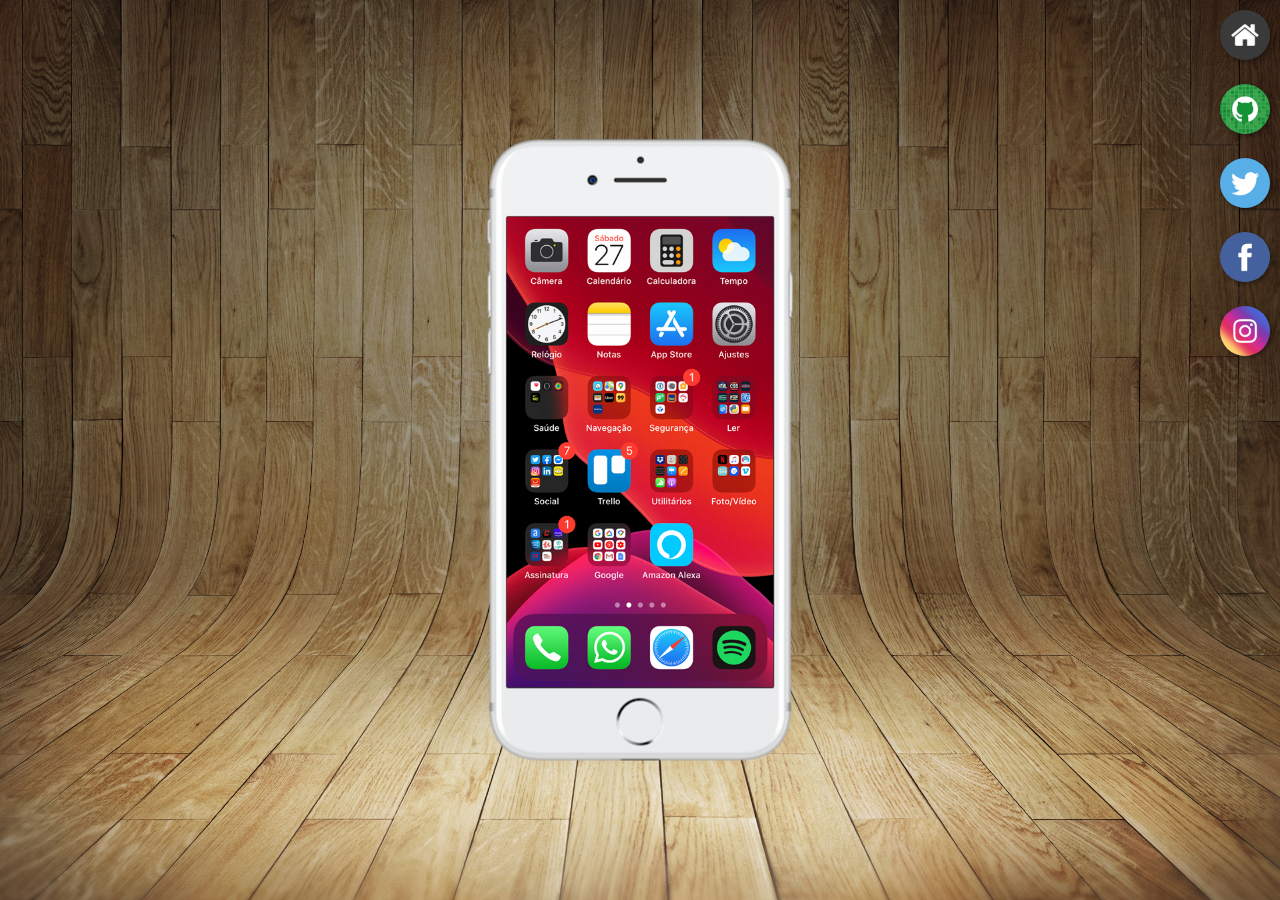
<file: index.html>
<!DOCTYPE html>
<html lang="pt-br">
<head>
  <meta charset="UTF-8">
  <meta http-equiv="X-UA-Compatible" content="IE=edge">
  <meta name="viewport" content="width=device-width, initial-scale=1.0">
 <link rel="shortcut icon" href="favicon.ico" type="image/x-icon">
 <link rel="stylesheet" href="estilos/style.css">
  <title>Projeto Redes Sociais</title>
</head>
<body>
    <main>
      <section id="telefone">
        <iframe src="home.html" name="tela" id="tela" frameborder="0">
          Seu navegador não é compativel com isso.

        </iframe>
      </section>
      <section id="redes-sociais">
        <a href="home.html" target="tela"><img src="imagens/logo-home.jpg" alt="Home"></a>  <br>     
        <a href="github.html" target="tela"><img src="imagens/logo-github.jpg" alt="GitHub"></a> <br>
        <a href="twitter.html" target="tela"><img src="imagens/logo-twitter.jpg" alt="Twitter"></a> <br>
        <a href="facebook.html" target="tela"><img src="imagens/logo-facebook.jpg" alt="Facebook"></a> <br>
        <a href="instagram.html" target="tela"><img src="imagens/logo-instagram.jpg" alt="Instagram"></a> <br>
      </section>
    </main>
</body>
</html>
</file>
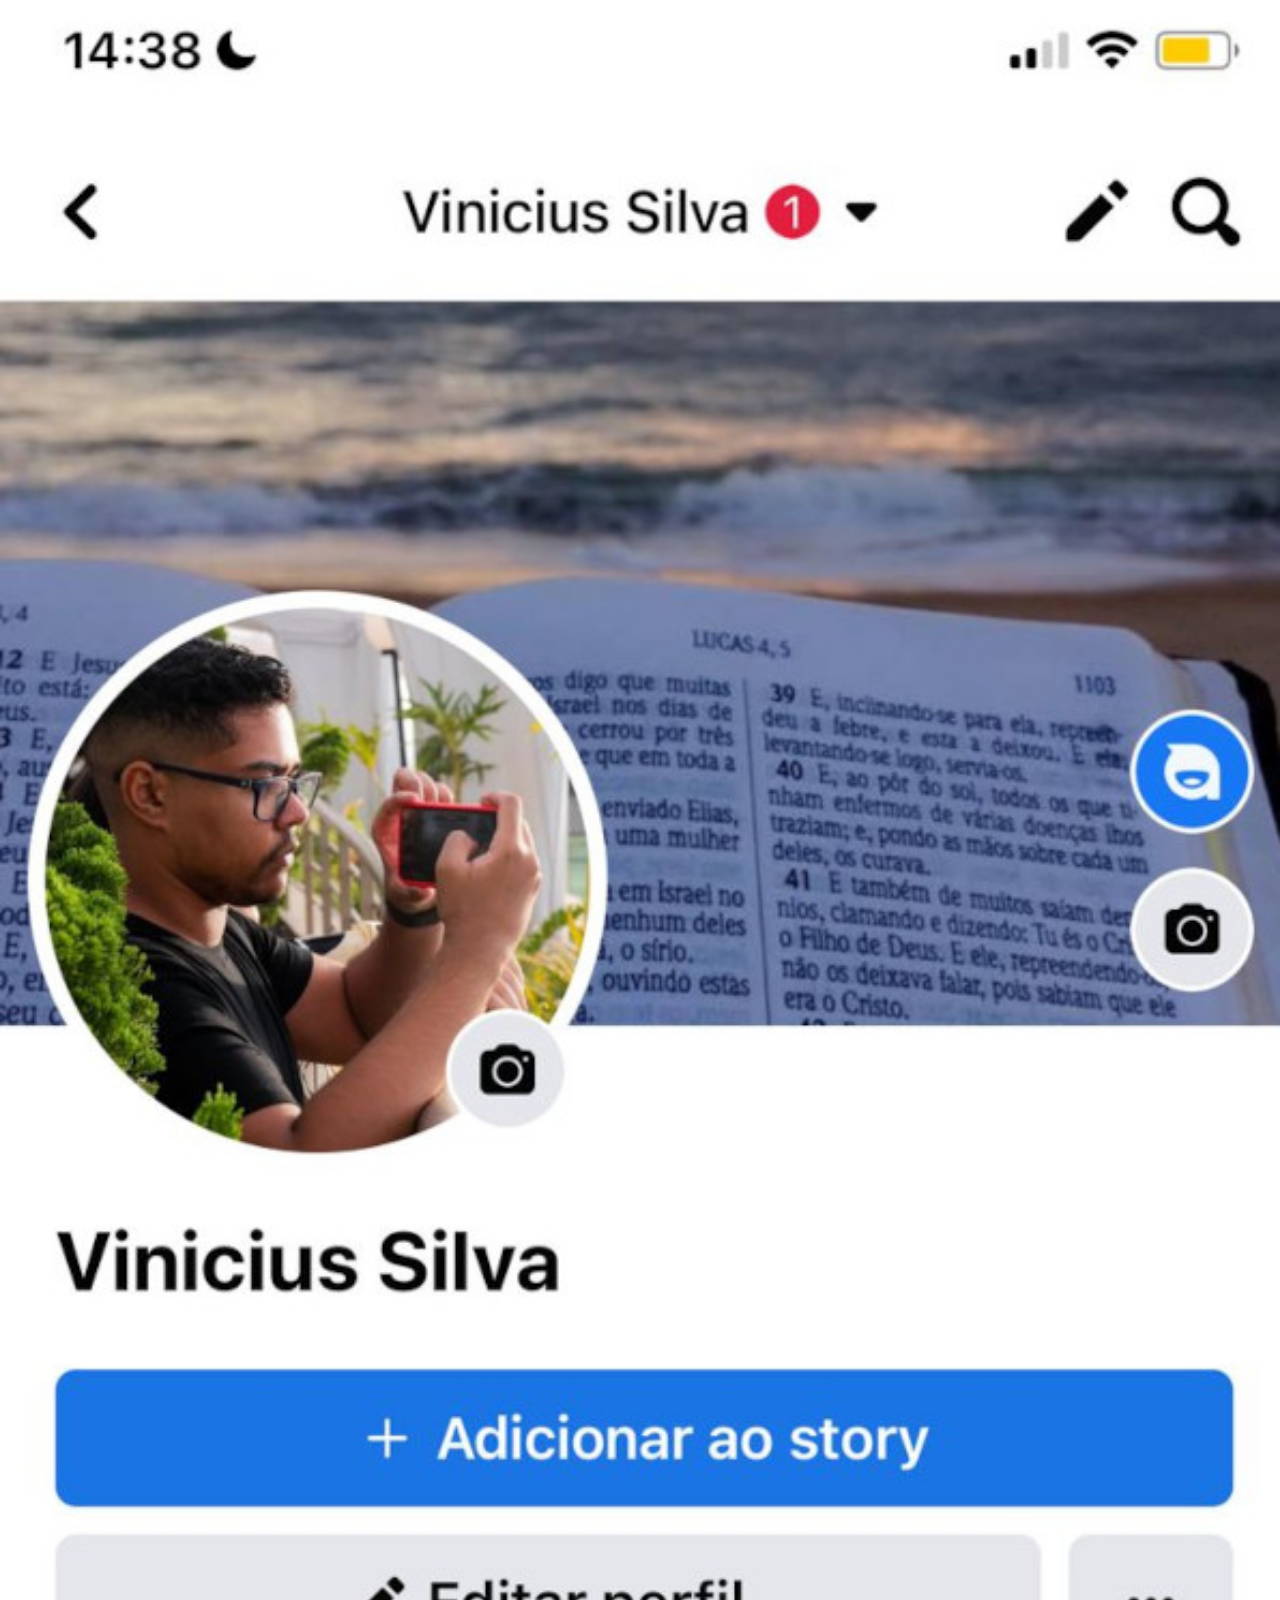
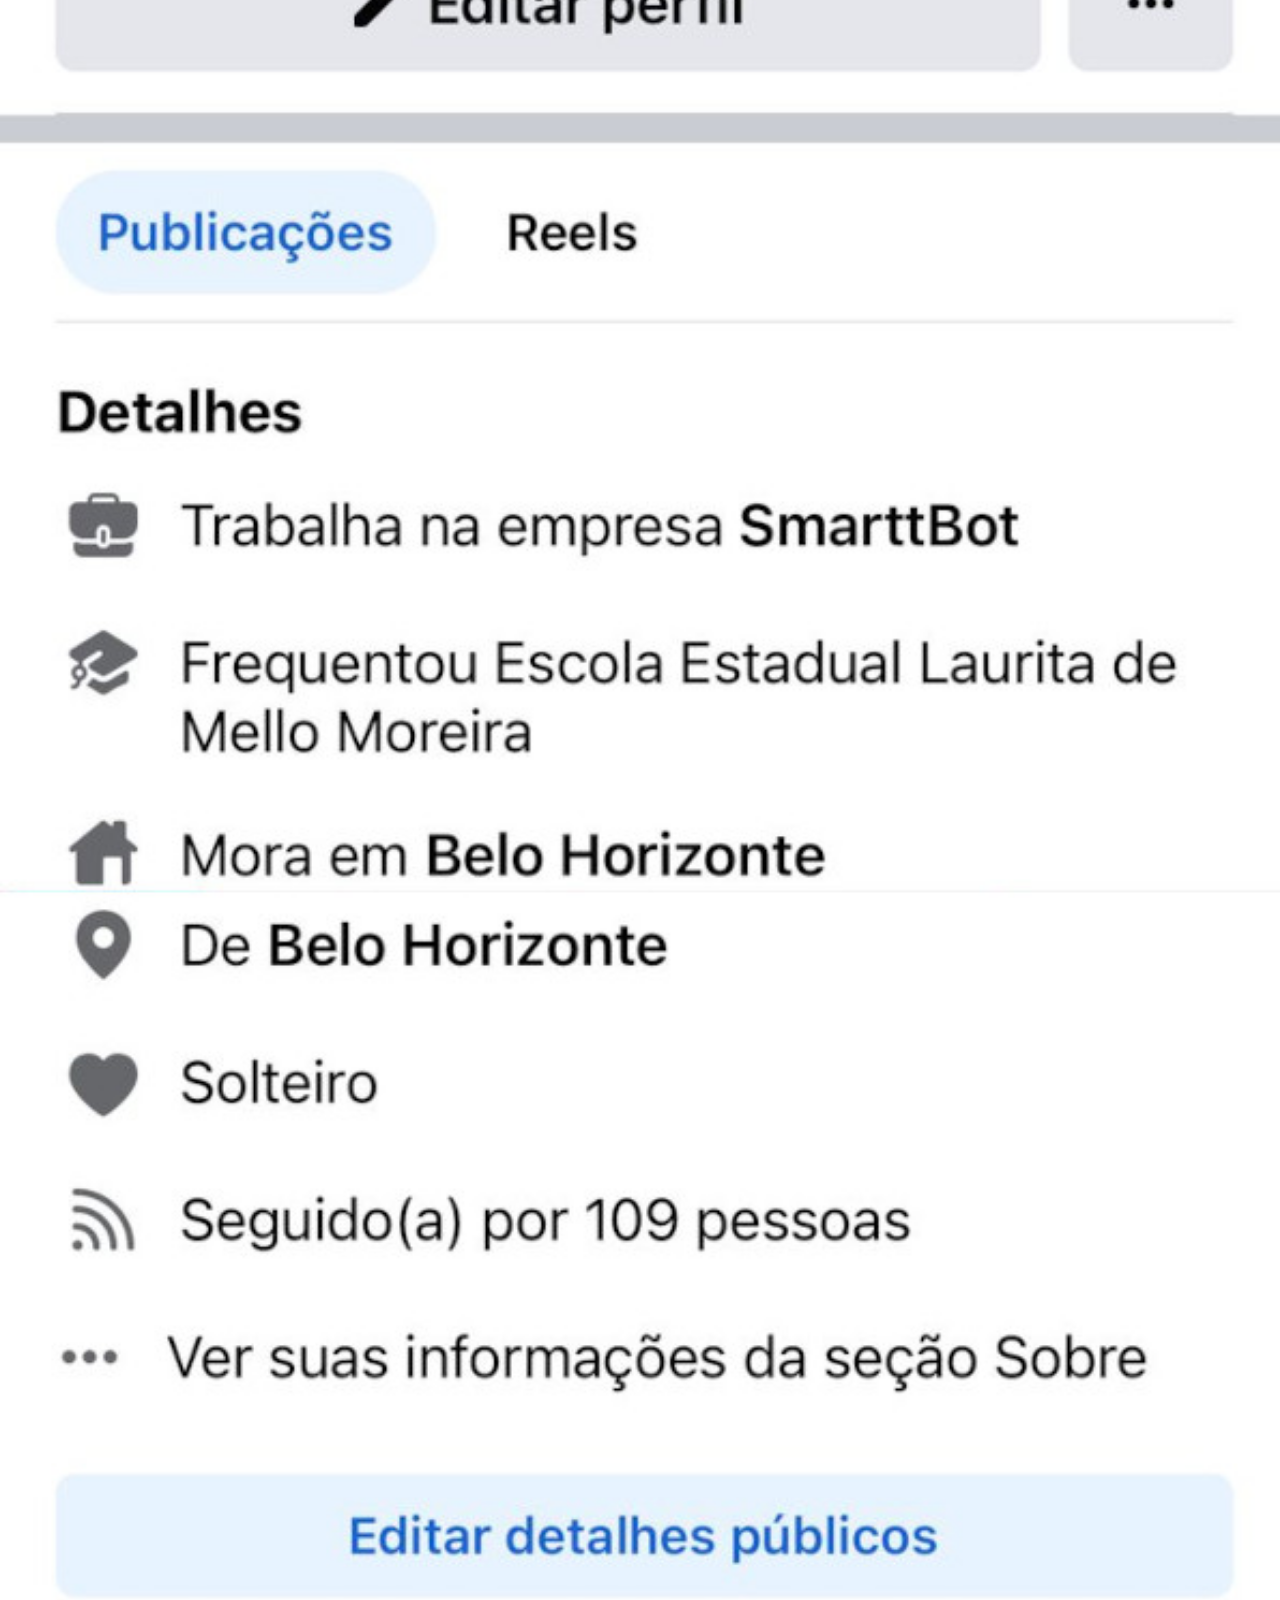
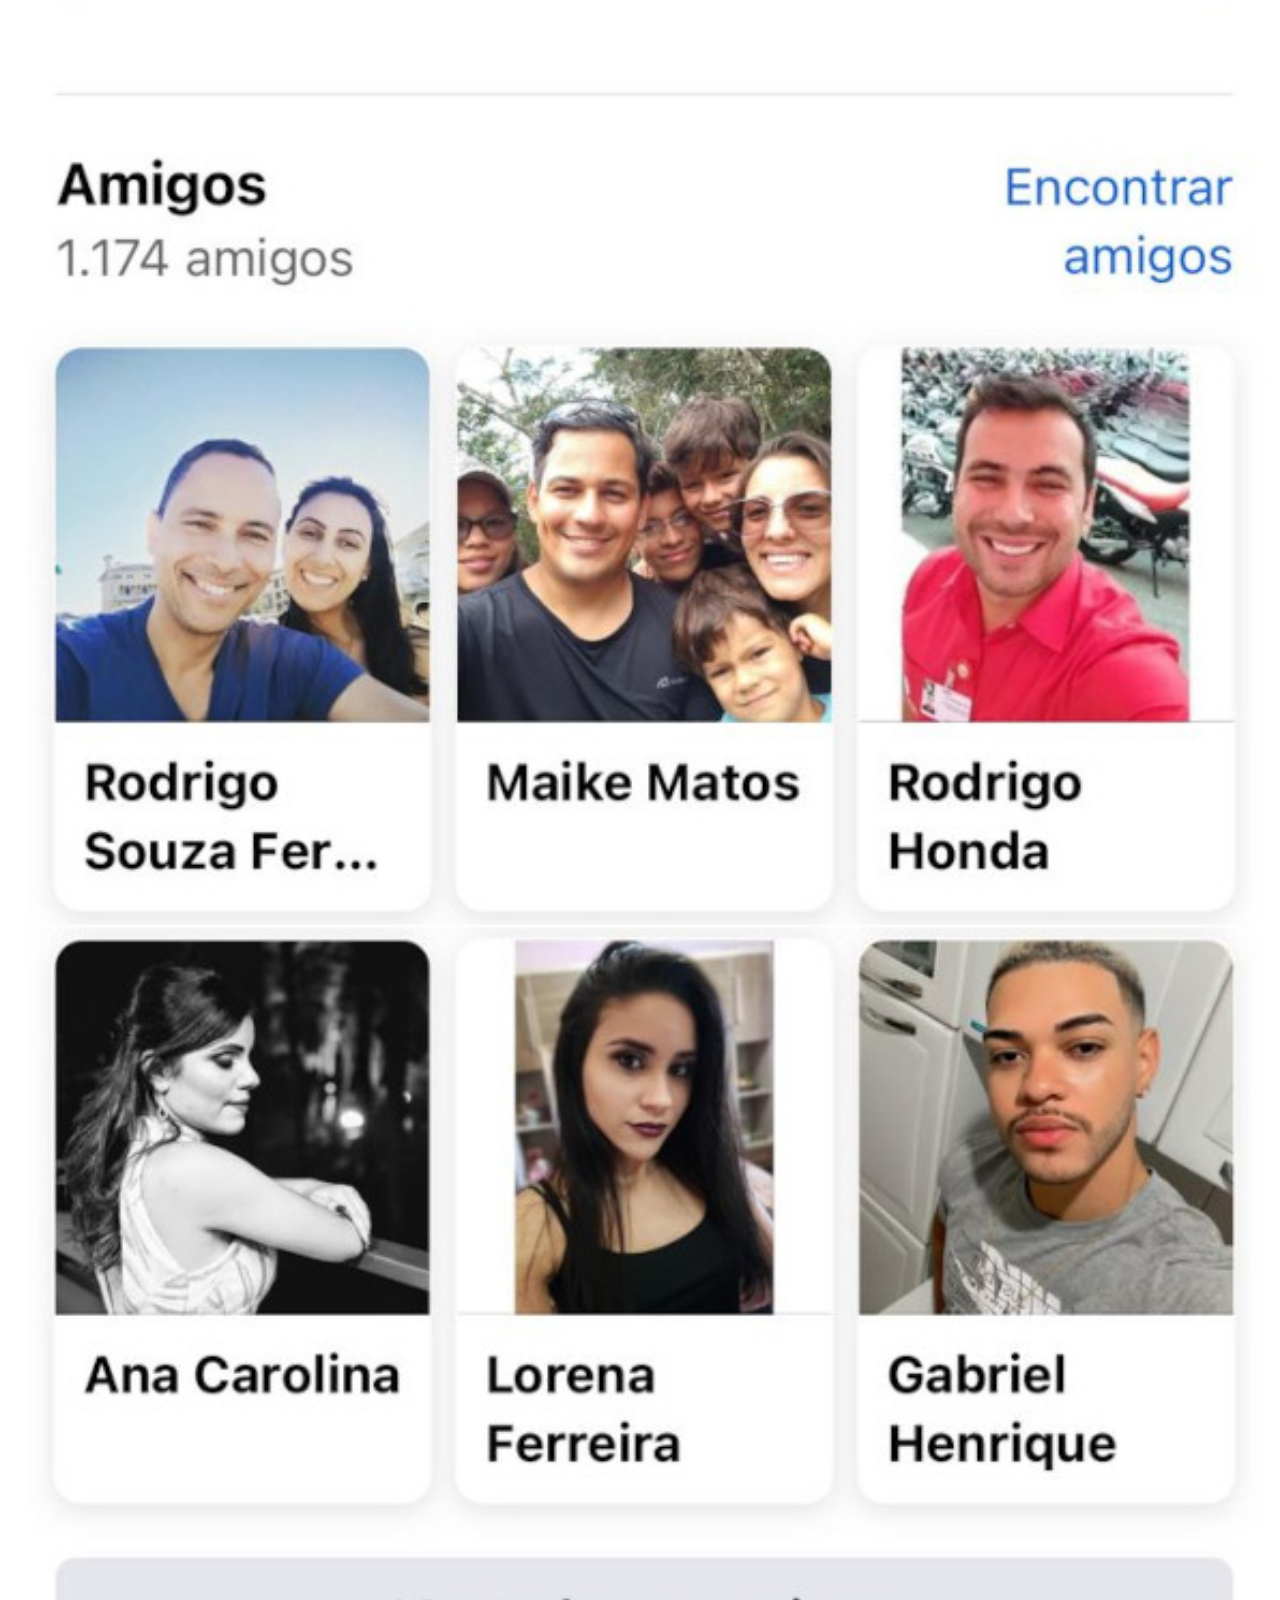
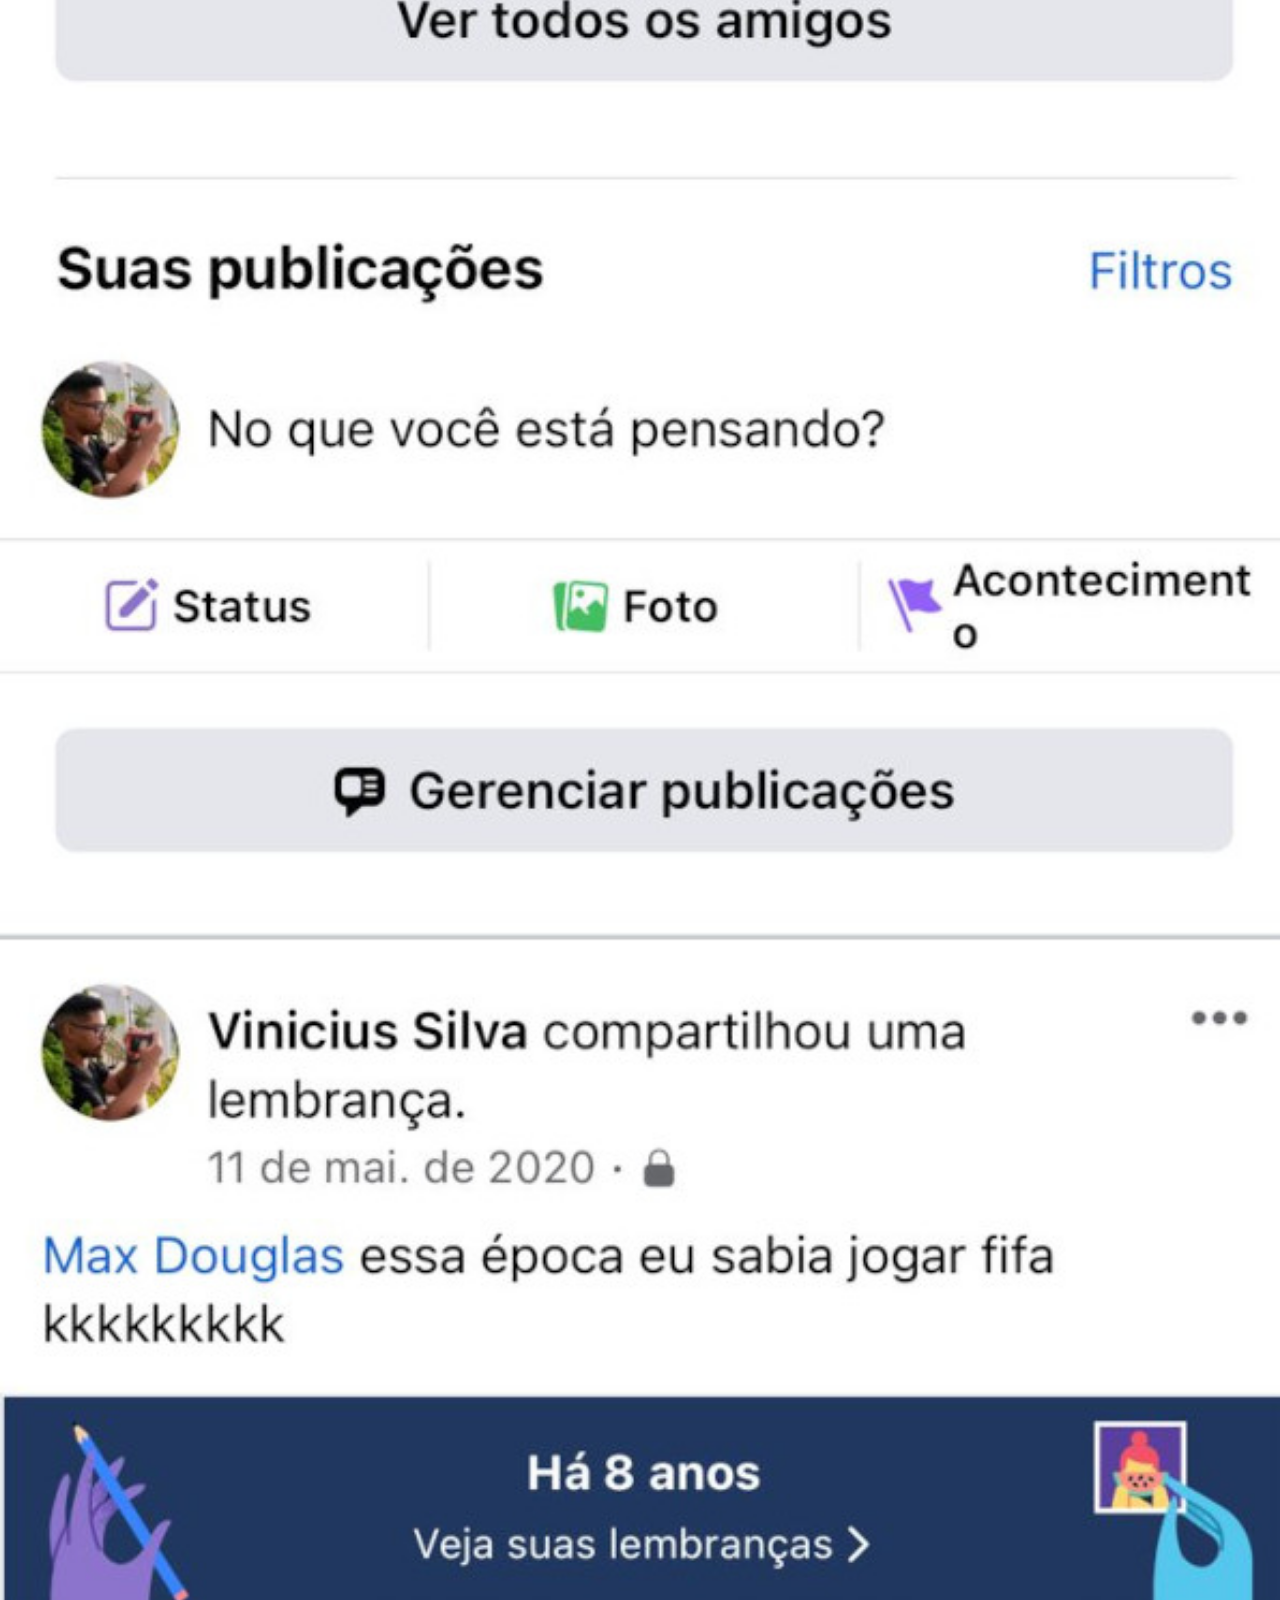
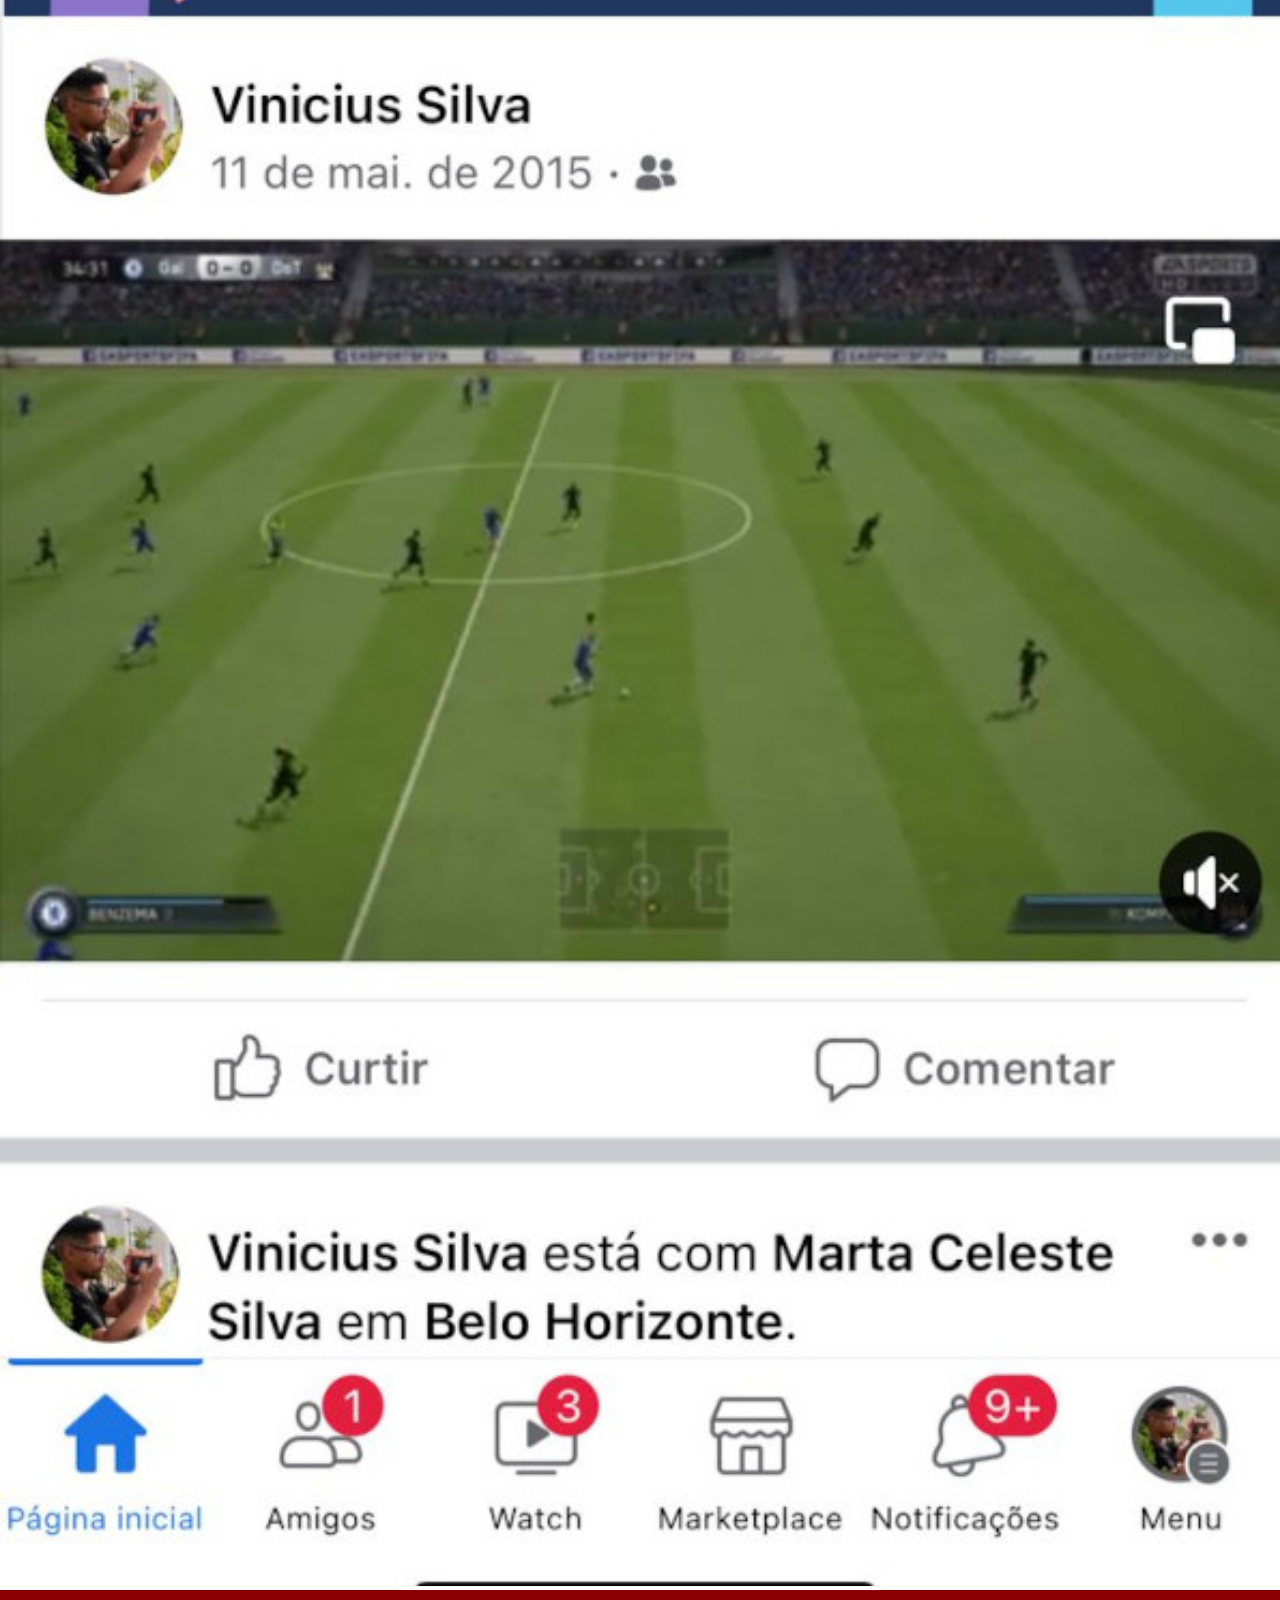
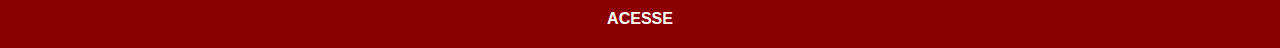
<file: facebook.html>
<!DOCTYPE html>
<html lang="pt-br">
<head>
  <meta charset="UTF-8">
  <meta http-equiv="X-UA-Compatible" content="IE=edge">
  <meta name="viewport" content="width=device-width, initial-scale=1.0">
  <link rel="stylesheet" href="estilos/social.css">
  <title>Facebook</title>  
</head>
<body>
    <img src="imagens/facebook.jpg" style="margin-top: -29px; alt="Facebook">
    <a href="https://facebook.com/viniciusf97" target="_blank">ACESSE</a>
</body>
</html>
</file>
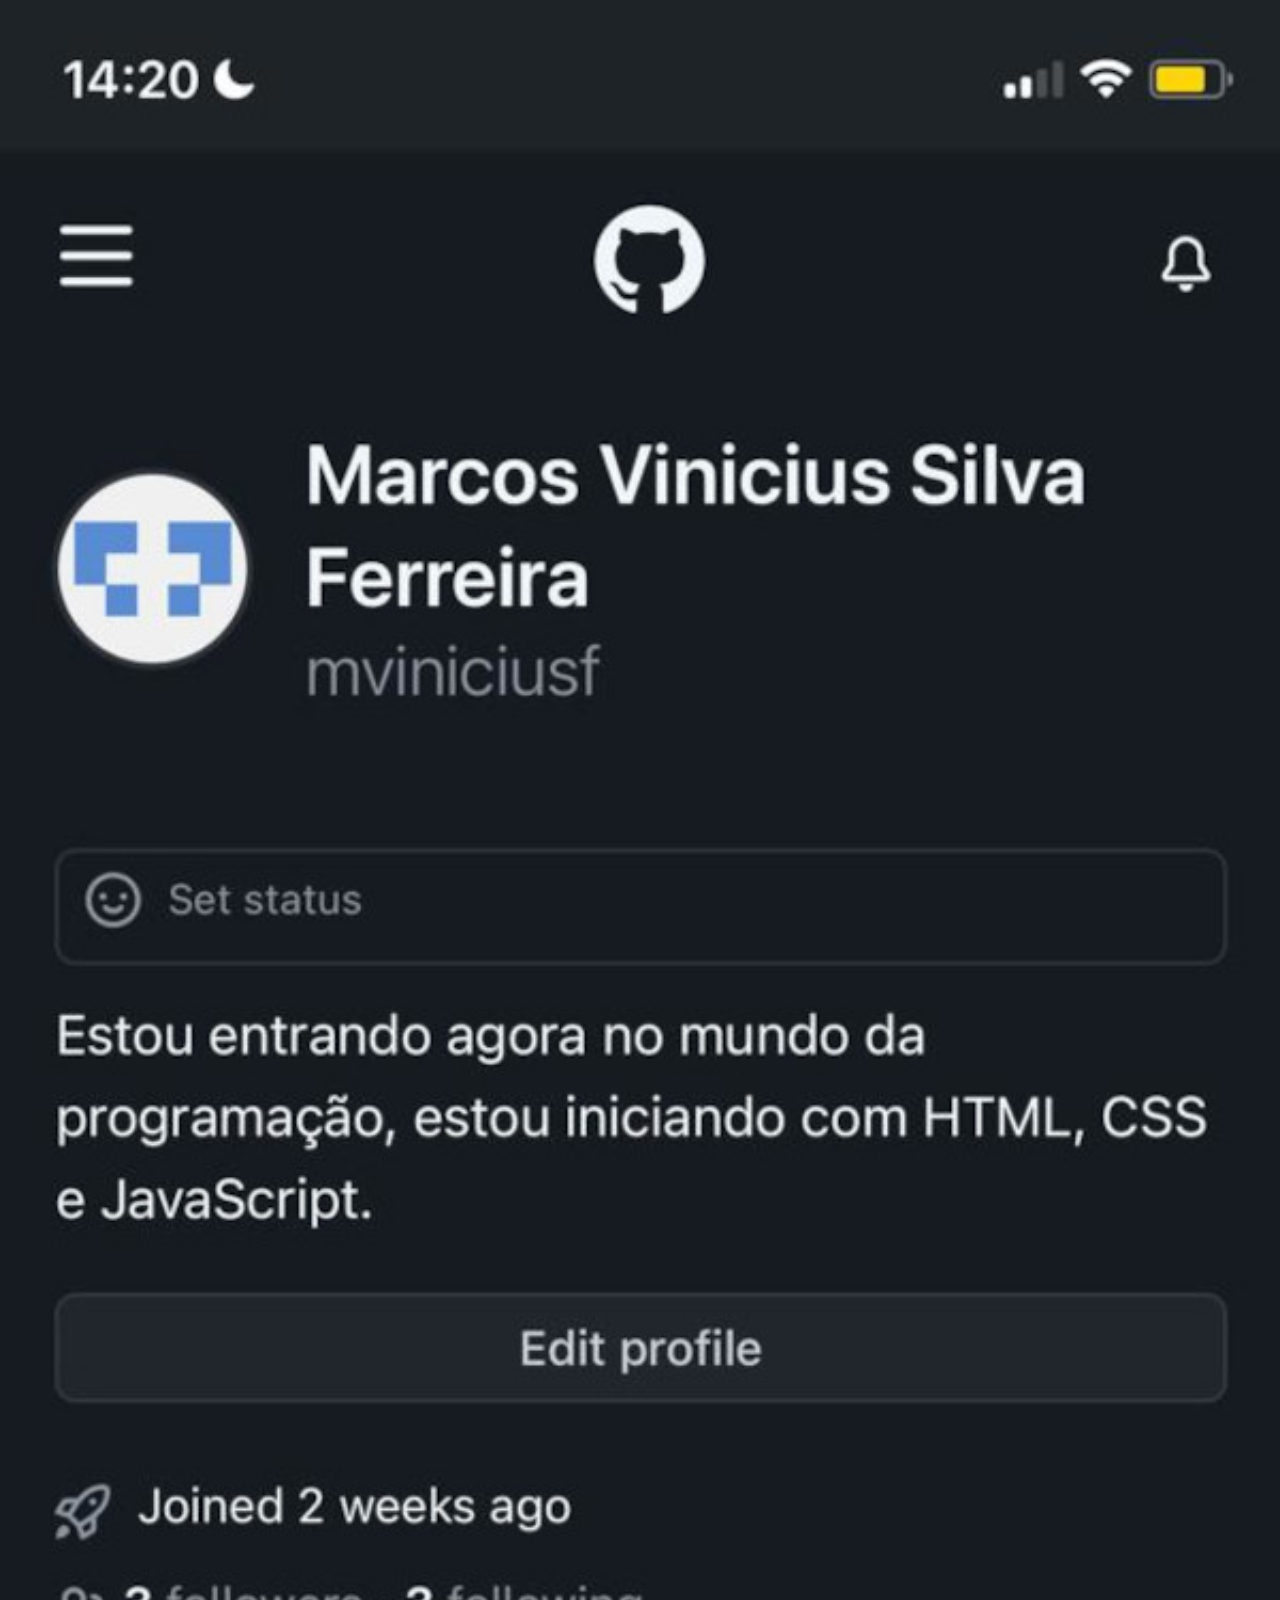
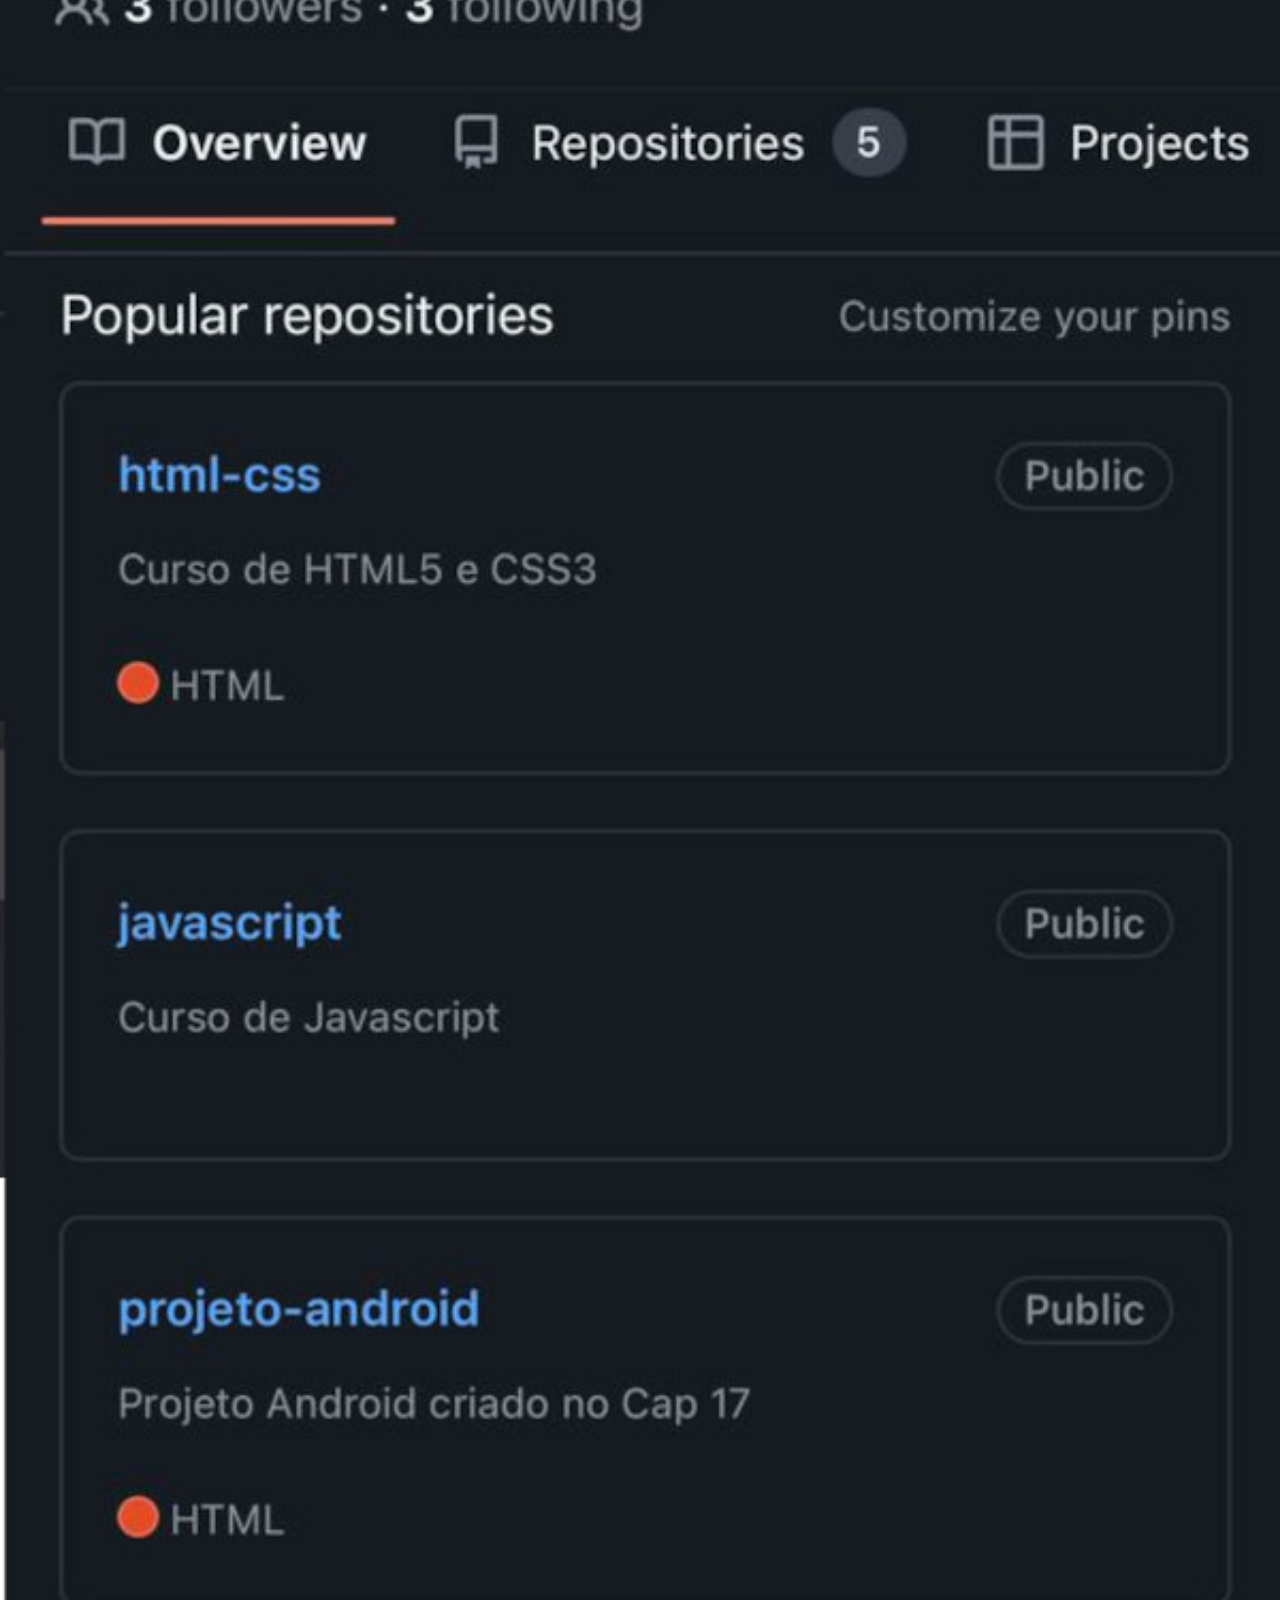
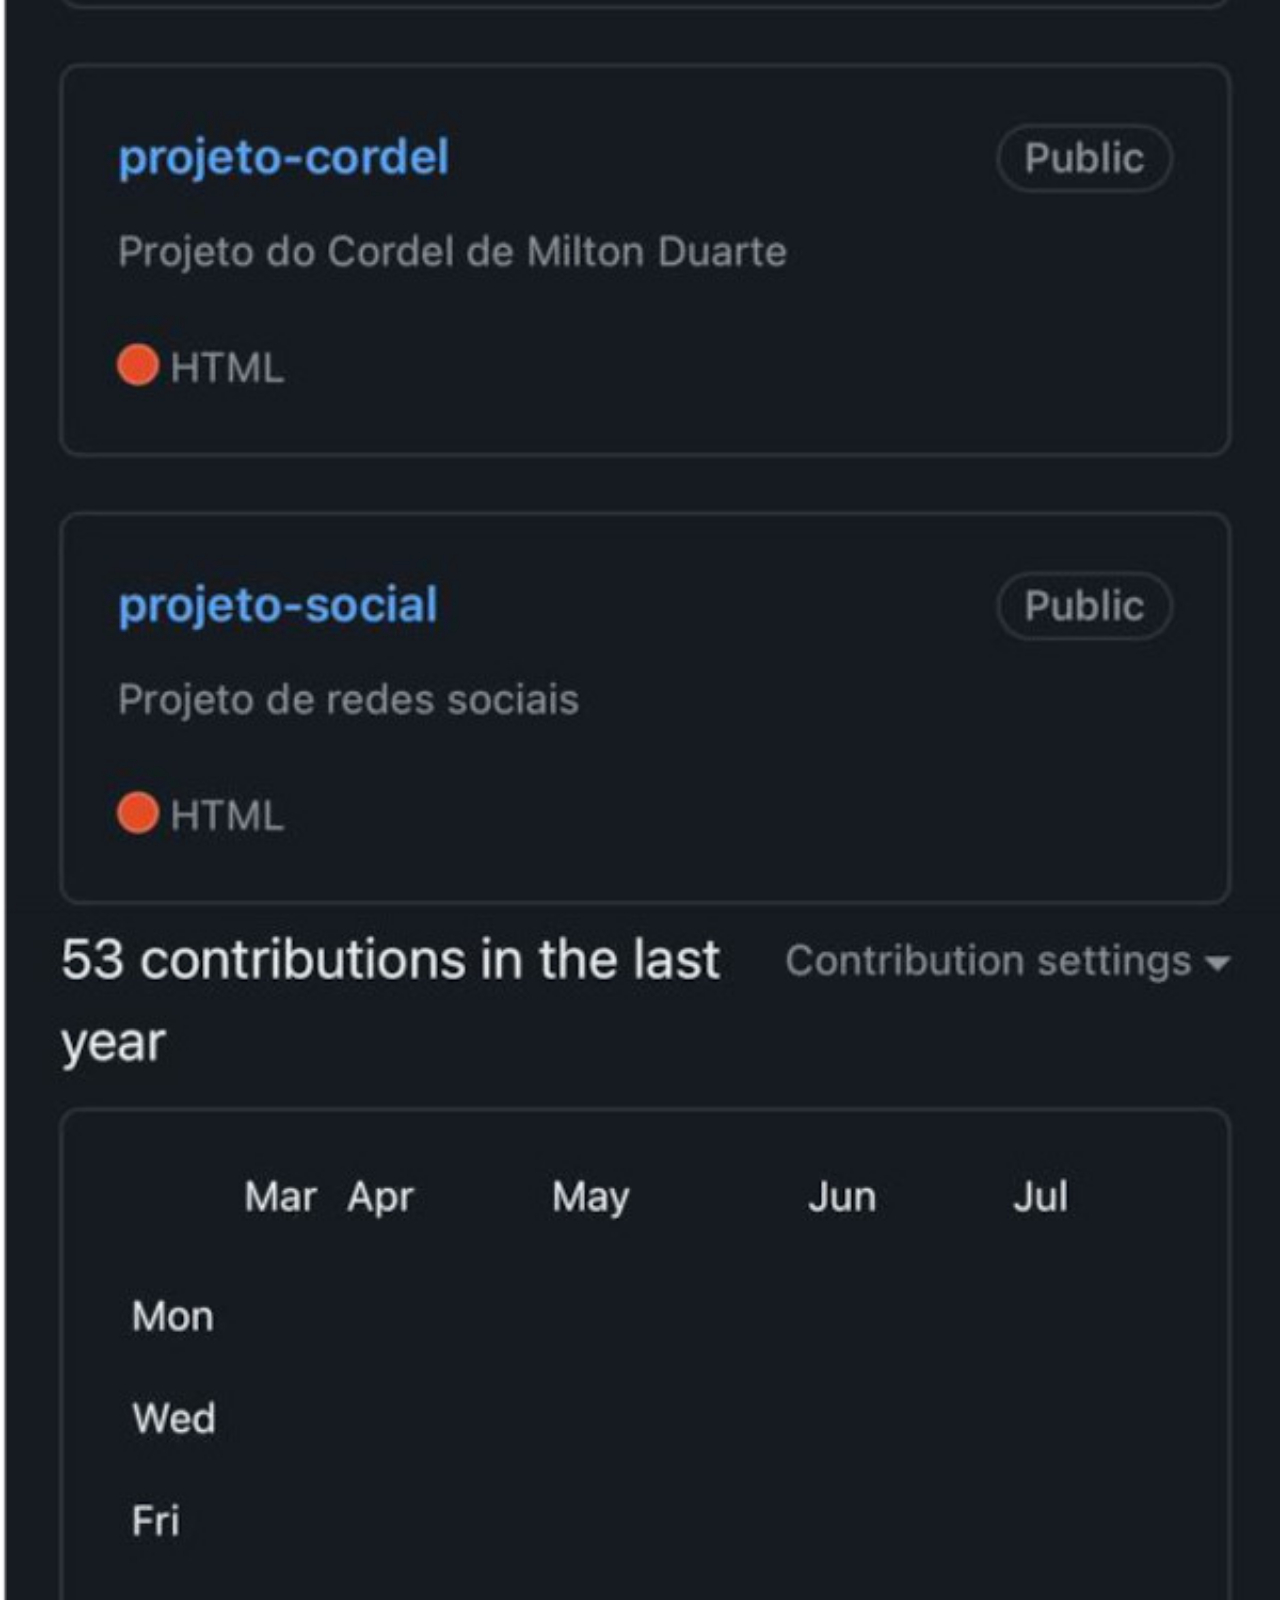
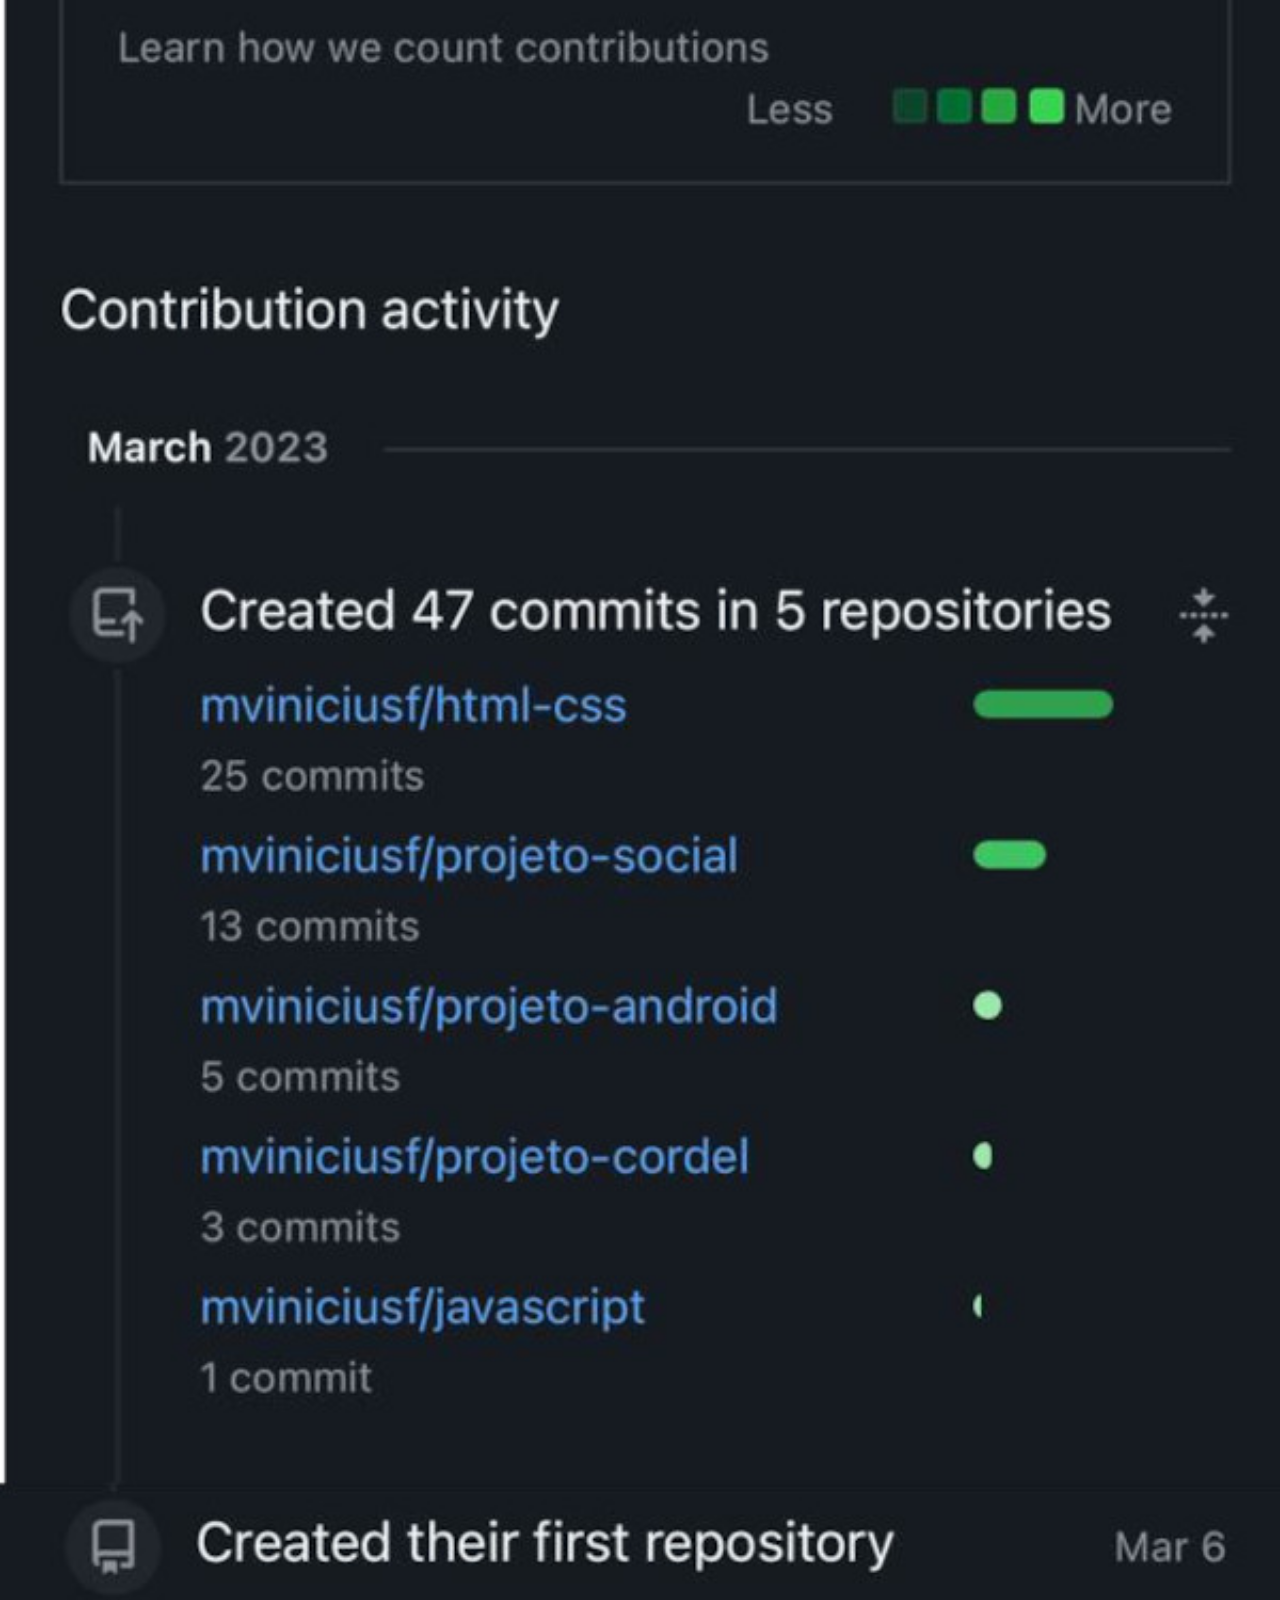
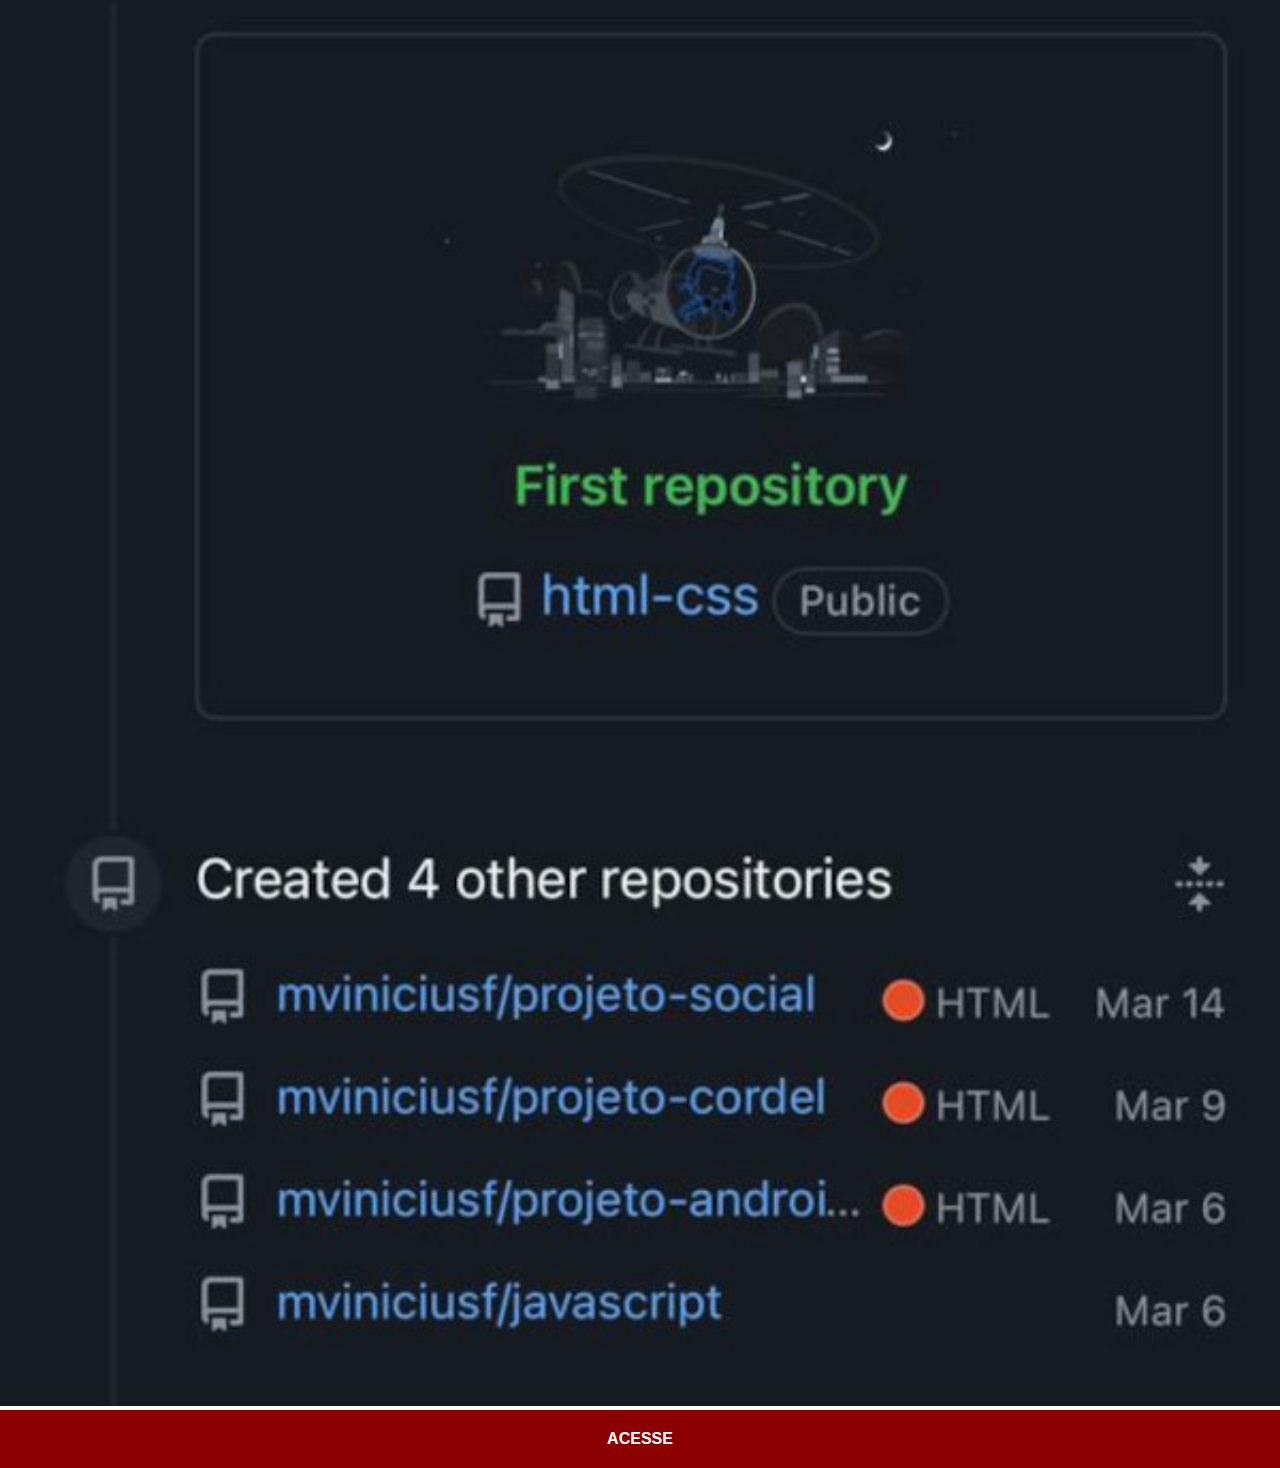
<file: github.html>
<!DOCTYPE html>
<html lang="pt-br">
<head>
  <meta charset="UTF-8">
  <meta http-equiv="X-UA-Compatible" content="IE=edge">
  <meta name="viewport" content="width=device-width, initial-scale=1.0">
  <link rel="stylesheet" href="estilos/social.css">
  <title>GitHub</title>  
</head>
<body>
    <img src="imagens/tela-github.jpg" alt="GitHub">
    <a href="https://github.com/mviniciusf" target="_blank">ACESSE</a>
</body>
</html>
</file>
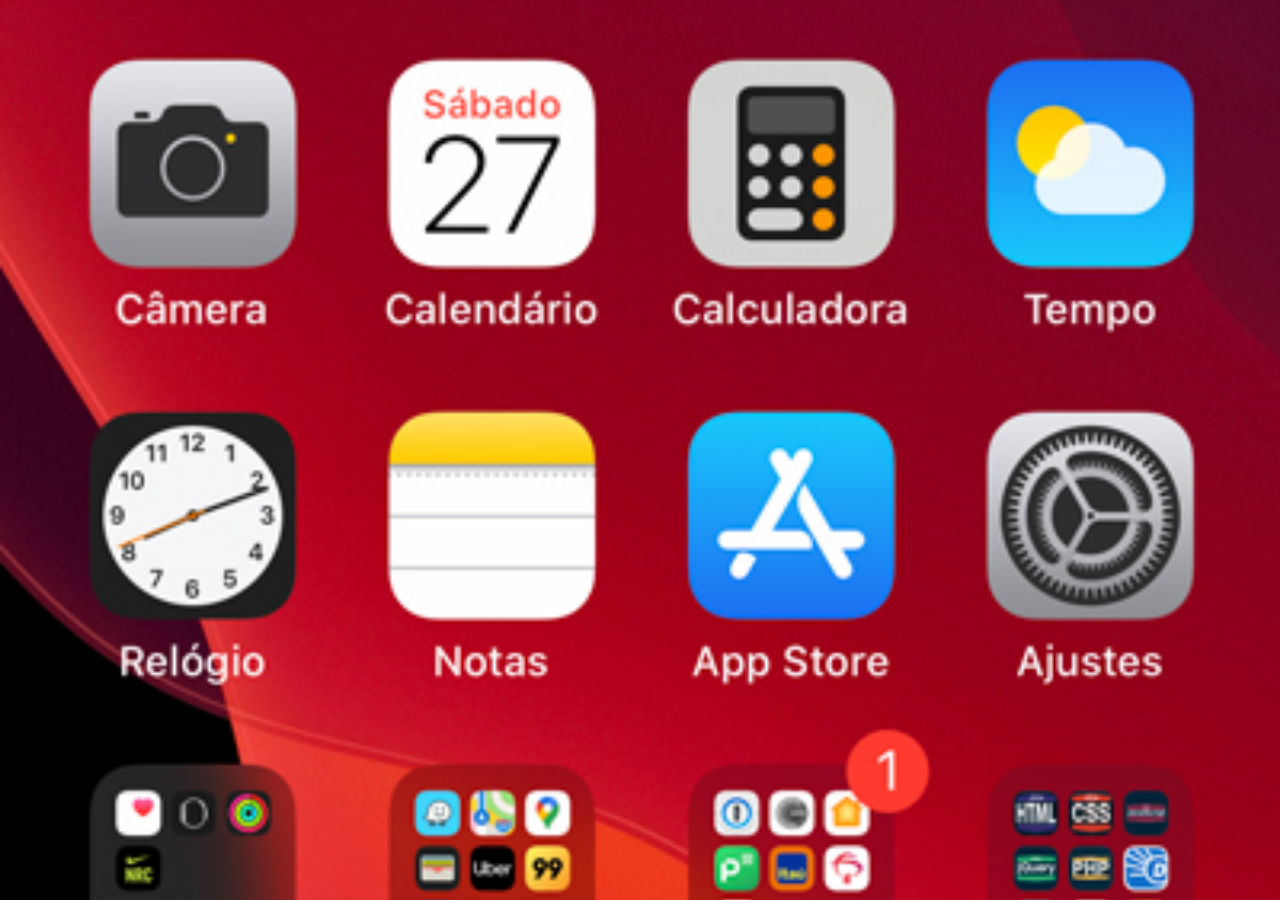
<file: home.html>
<!DOCTYPE html>
<html lang="pt-br">
<head>
  <meta charset="UTF-8">
  <meta http-equiv="X-UA-Compatible" content="IE=edge">
  <meta name="viewport" content="width=device-width, initial-scale=1.0">
  <title>Home</title>
  <style>
    * {
      margin: 0px;
      padding: 0px;

    }

    body {
      width: 100vw;
      height: 100vh;
      background: black url('imagens/tela-home.jpg') no-repeat top center;
      background-size: cover;
    }
  </style>
</head>
<body>
  
</body>
</html>
</file>
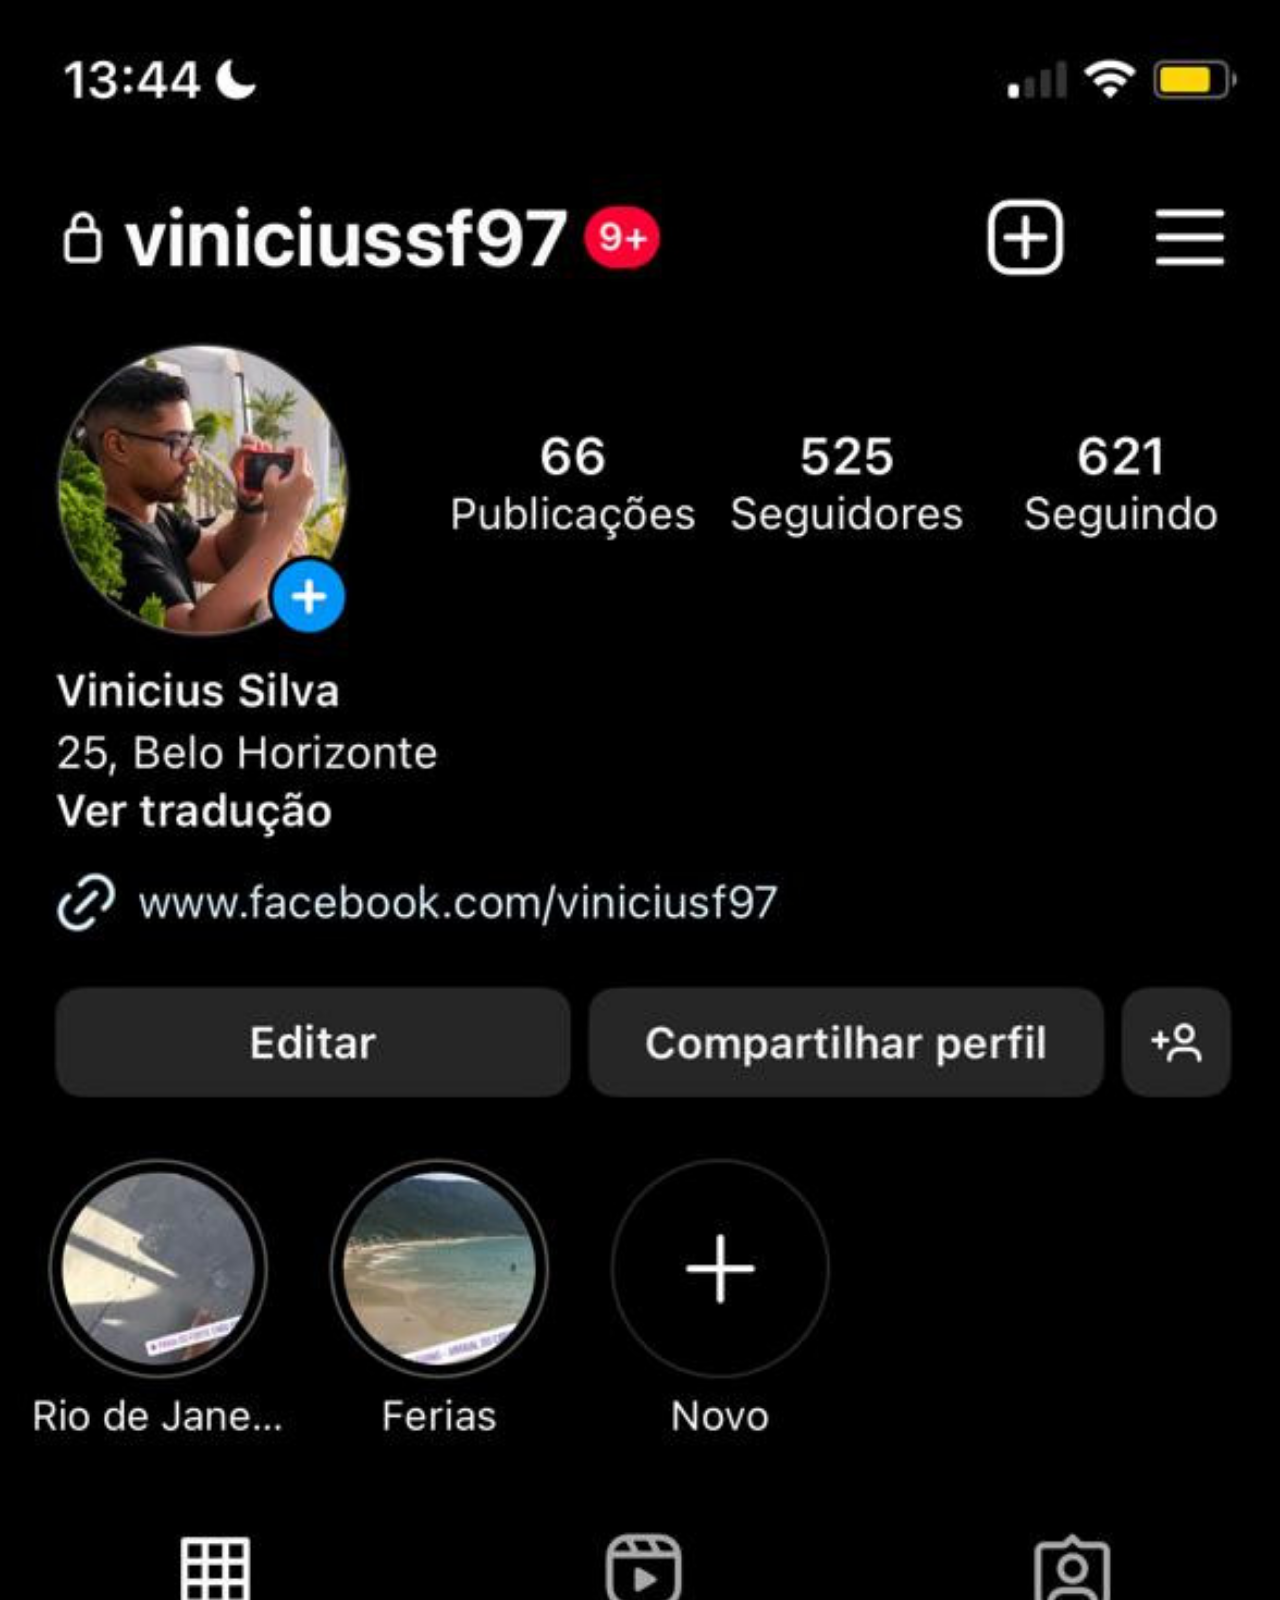
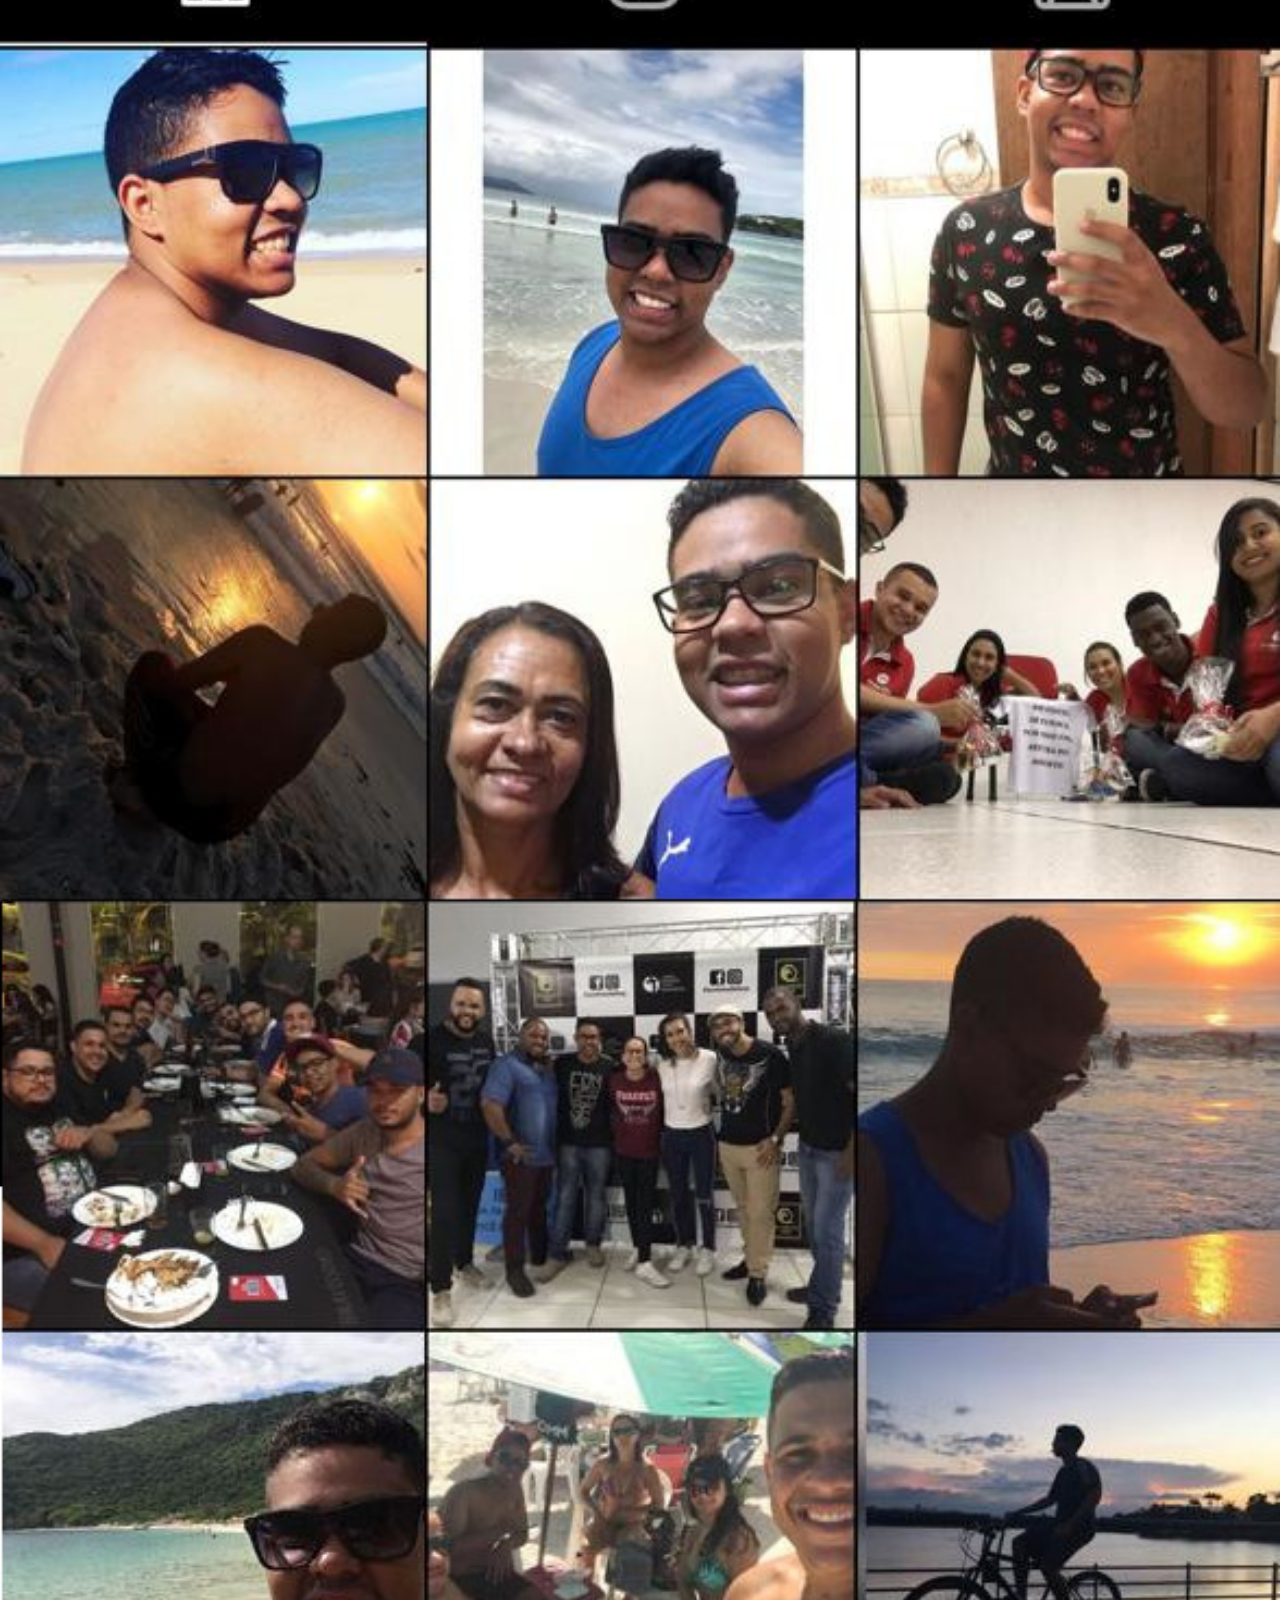
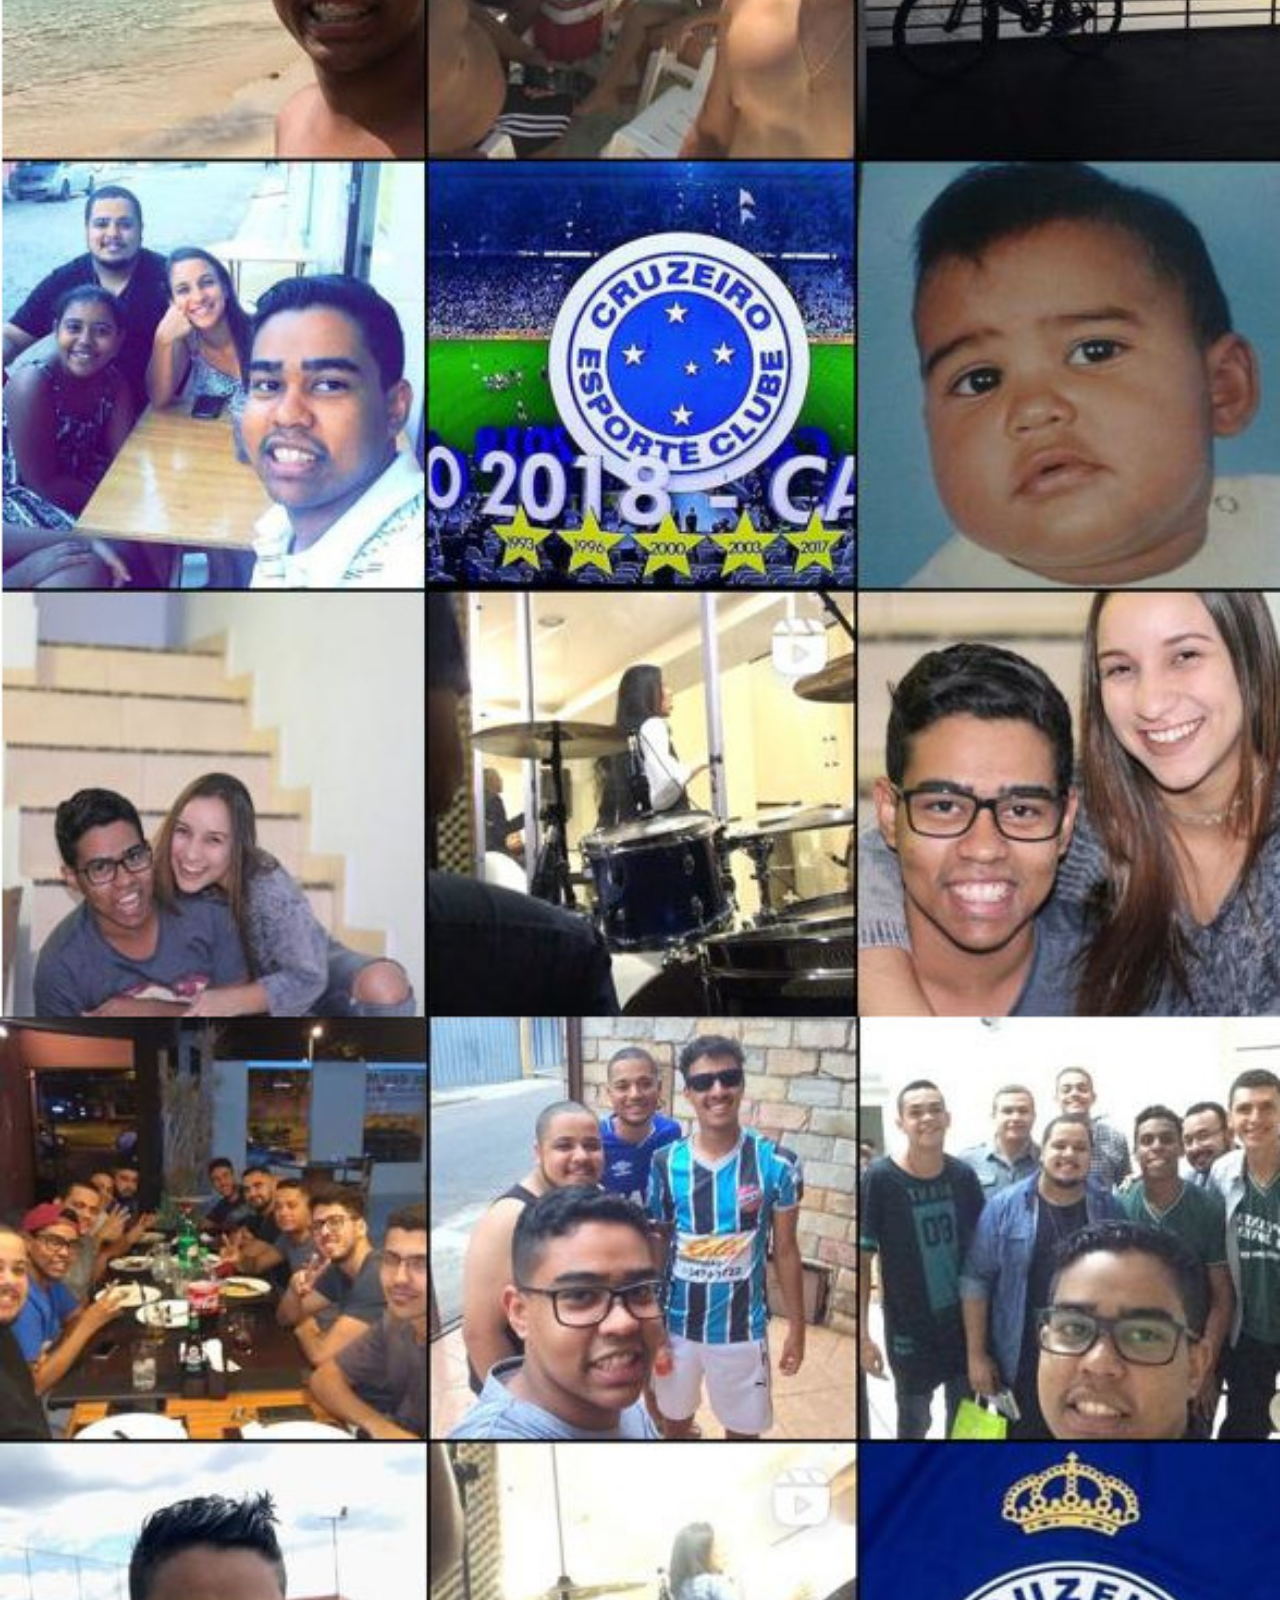
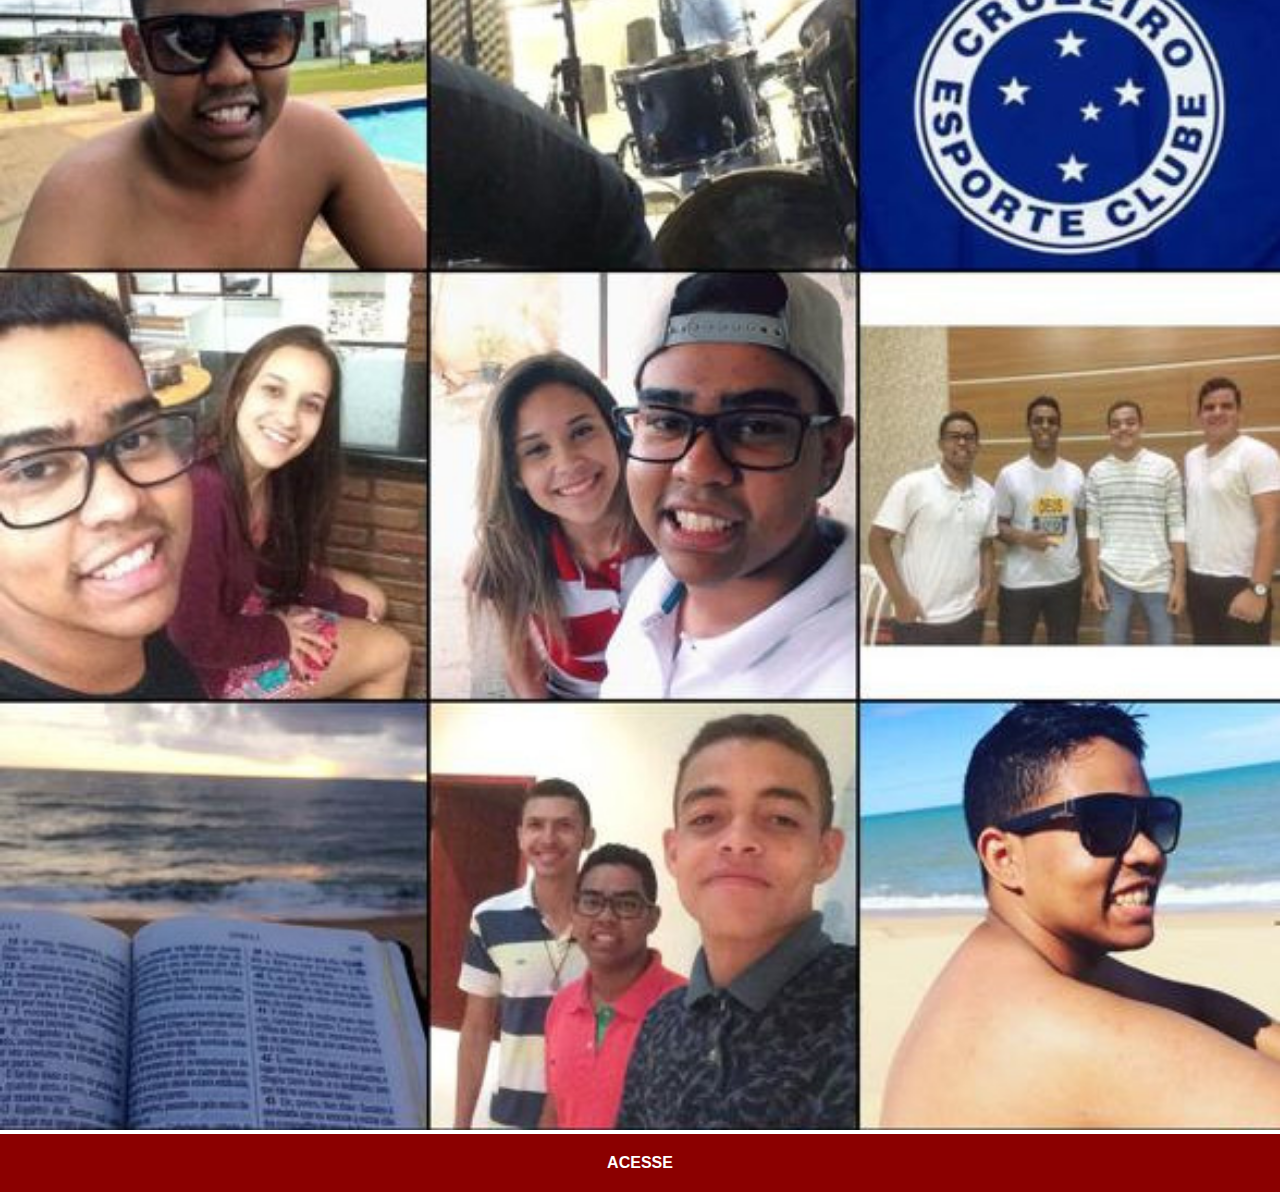
<file: instagram.html>
<!DOCTYPE html>
<html lang="pt-br">
<head>
  <meta charset="UTF-8">
  <meta http-equiv="X-UA-Compatible" content="IE=edge">
  <meta name="viewport" content="width=device-width, initial-scale=1.0">
  <link rel="stylesheet" href="estilos/social.css">
  <title>Instagram</title>  
</head>
<body>
    <img src="imagens/tela-instagram.jpg" alt="Instagram">
    <a href="https://www.instagram.com/viniciussf97/" target="_blank">ACESSE</a>
</body>
</html>
</file>
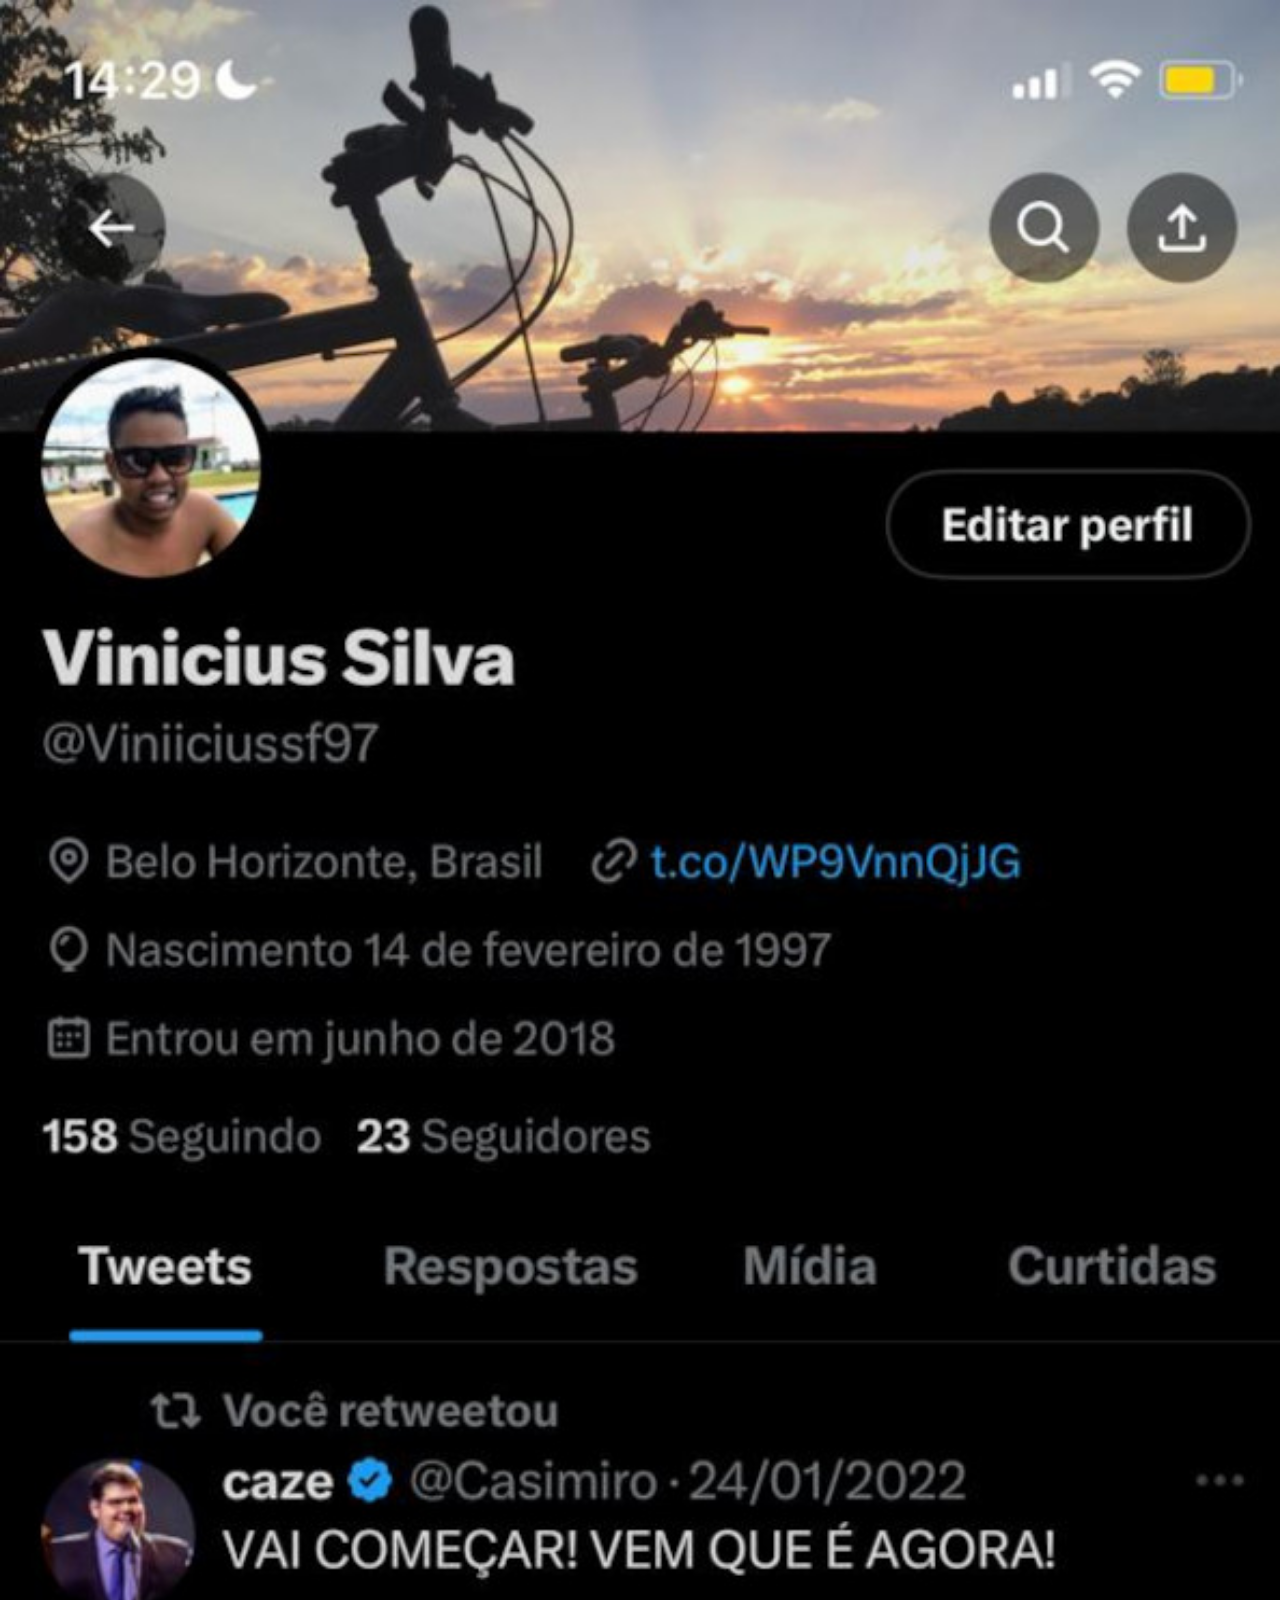
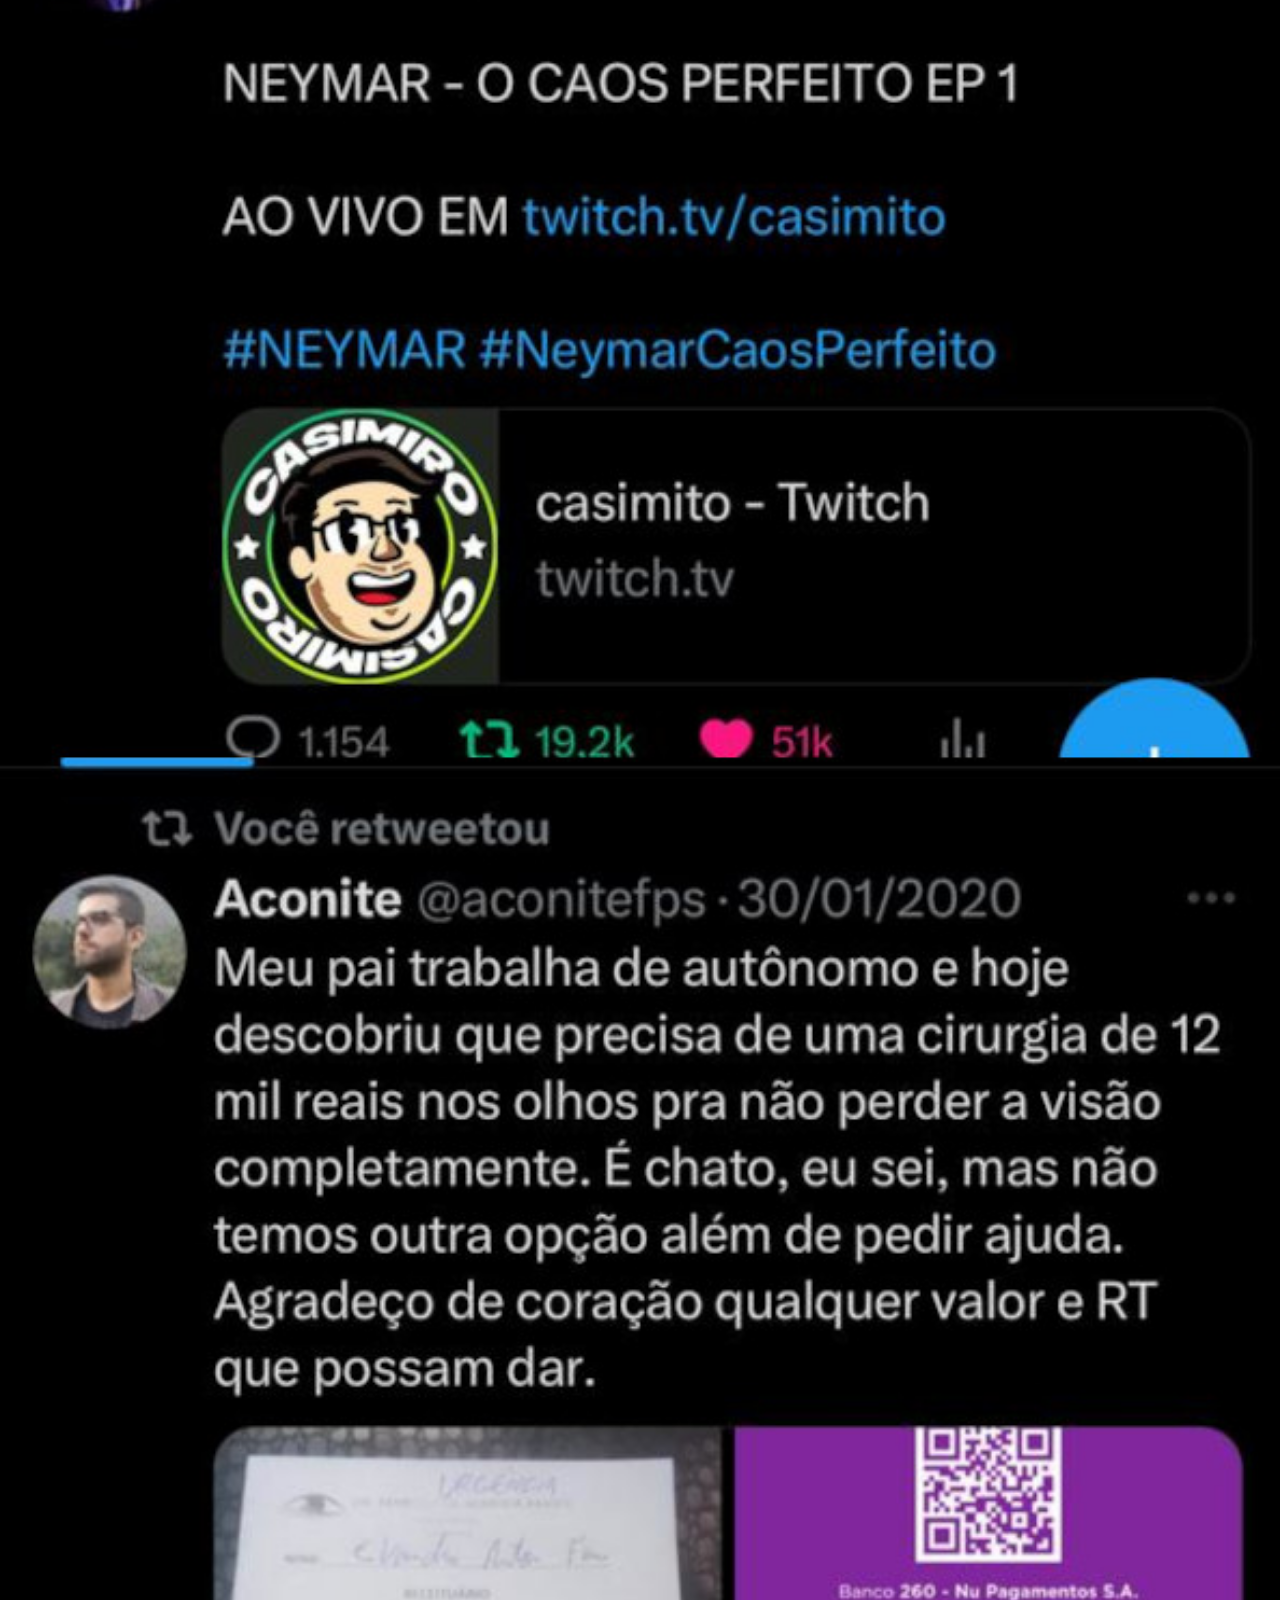
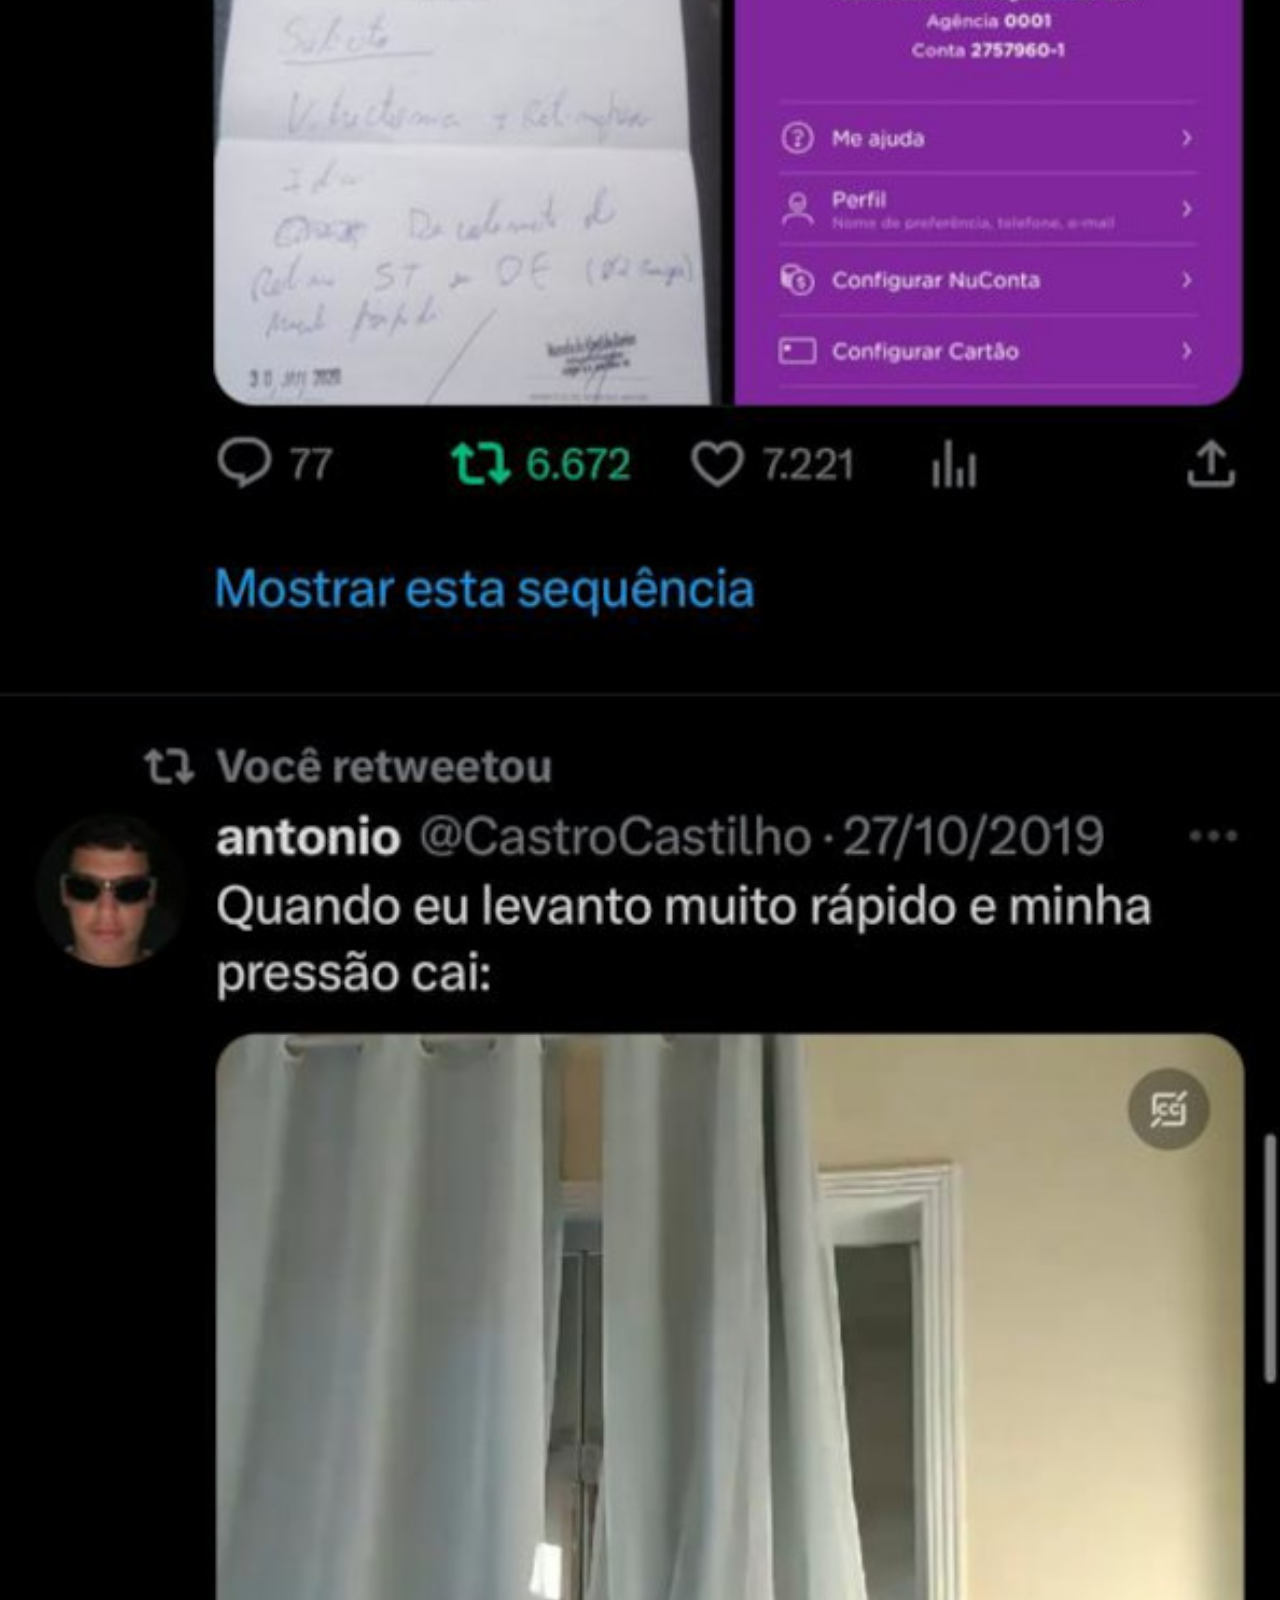
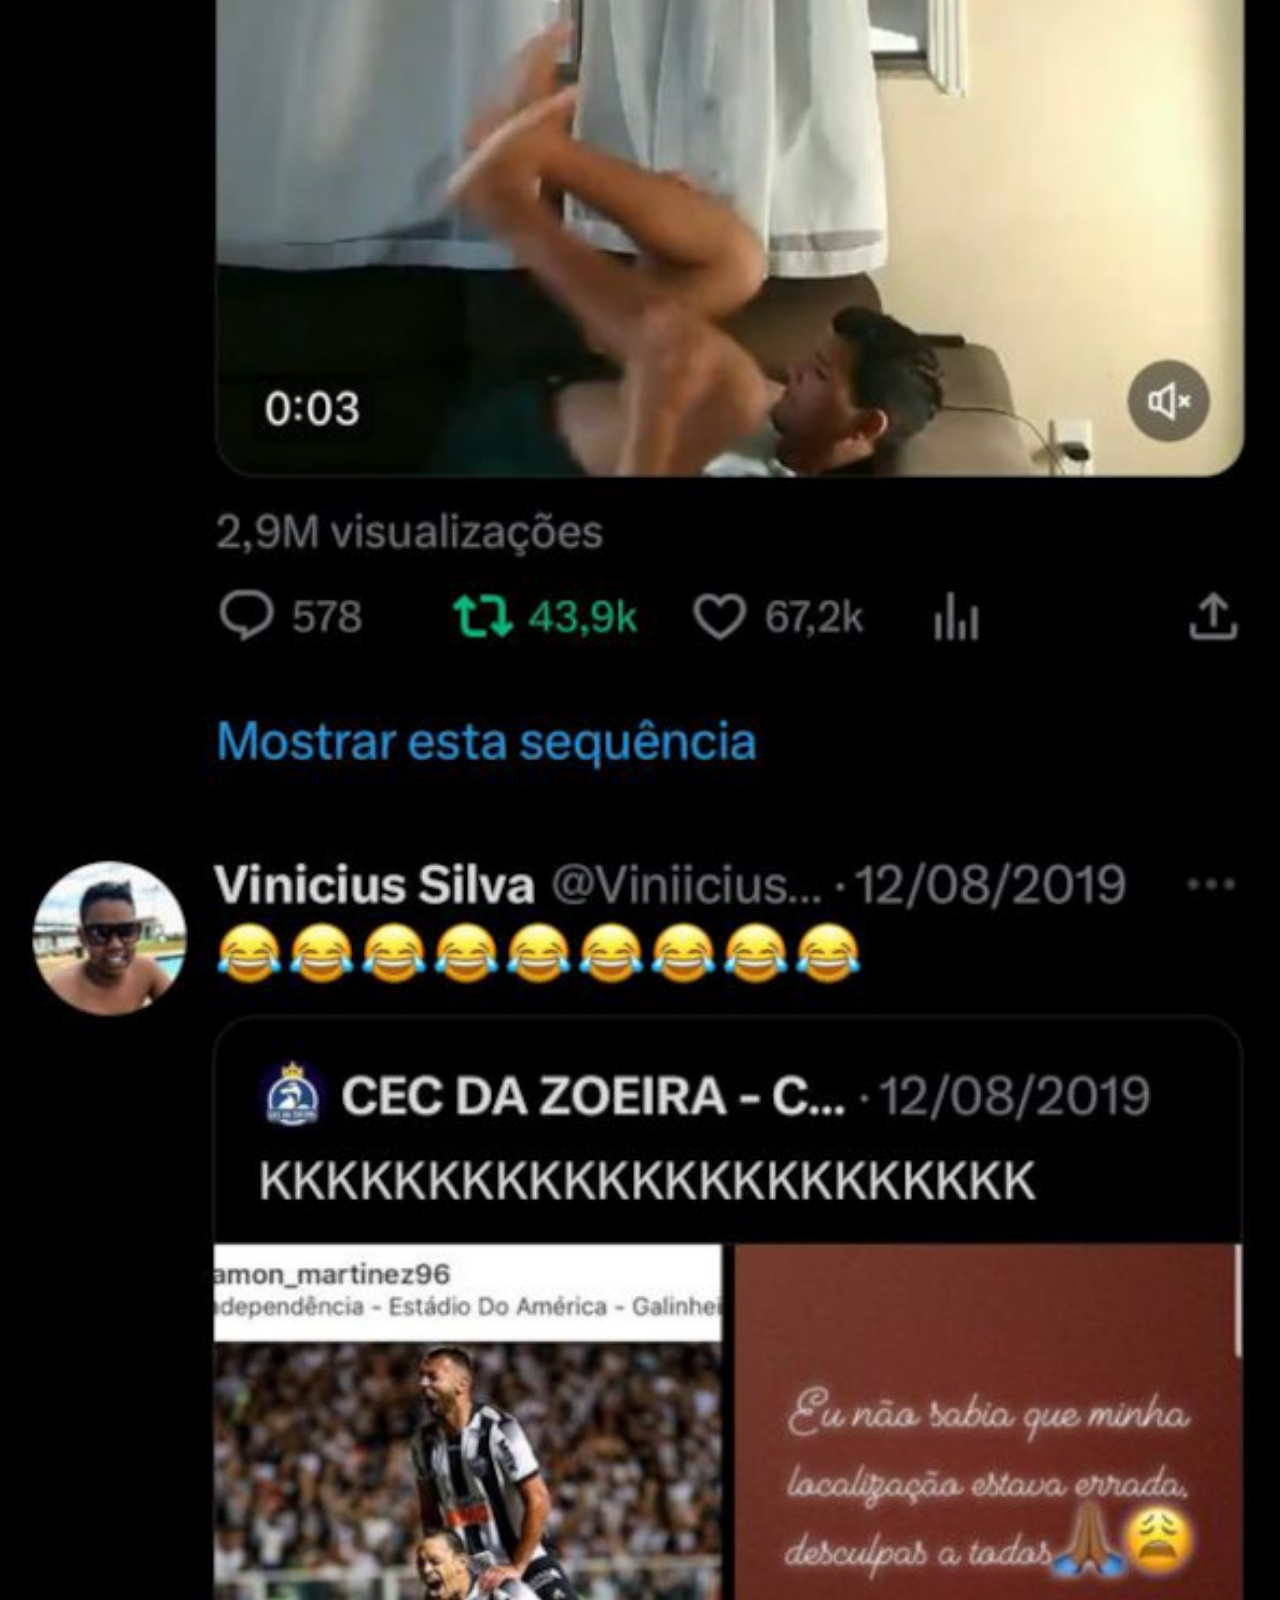
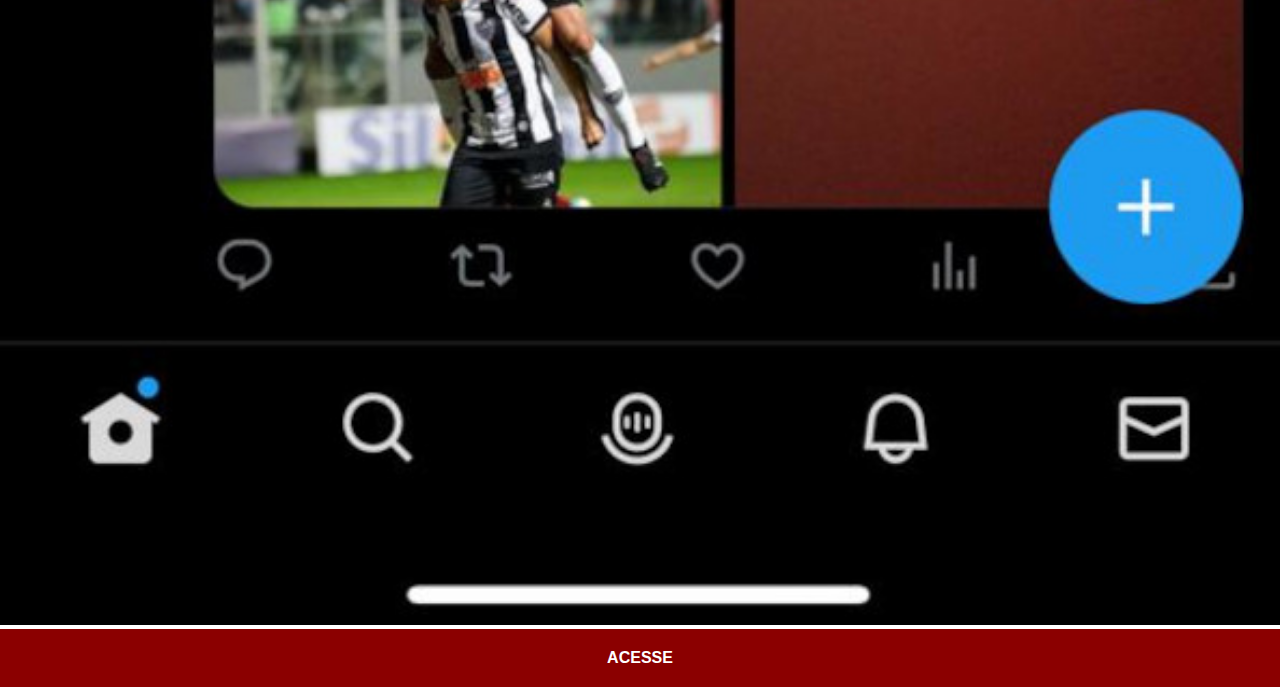
<file: twitter.html>
<!DOCTYPE html>
<html lang="pt-br">
<head>
  <meta charset="UTF-8">
  <meta http-equiv="X-UA-Compatible" content="IE=edge">
  <meta name="viewport" content="width=device-width, initial-scale=1.0">
  <link rel="stylesheet" href="estilos/social.css">
  <title>Twitter</title>  
</head>
<body>
    <img src="imagens/twitter.jpg" alt="Twitter">
    <a href="https://twitter.com/viniiciussf97" target="_blank">ACESSE</a>
</body>
</html>
</file>
<file: estilos/style.css>
@charset "UTF-8";

*{
  margin: 0px;
  padding: 0px;  
}

html , body {
  height: 100vh;
  width: 100vw;
  background-color: black;
}

body {
  background: url('../imagens/fundo-madeira.jpg') no-repeat top center;
  background-size: cover;
  background-attachment: fixed;  
}

main {
  height: 100vh;
  position: relative;
  
}

section#telefone {
  position: absolute;
  top: 50%;
  left: 50%;  
  transform: translate(-50%, -50%);
  height: 627px;
  width: 311px;  
  background: url('../imagens/frame-iphone.png') no-repeat;
}

iframe#tela {
  position: relative;
  top: 80px;
  left: 22px;
  width: 267px;
  height: 471px;
}

section#redes-sociais {
  text-align: right;
  
}
section#redes-sociais img {
  width: 50px;
  margin: 10px;
  border-radius: 100%;
  box-shadow: 2px 2px 5px rgba(0, 0, 0, 0.404);
  box-sizing: border-box;
}

section#redes-sociais img:hover {
  border: 2px solid rgba(255, 255, 255, 0.616);
  transform: translate(-3px, -3px);
  box-shadow: 5px 5px 10px rgba(0, 0, 0, 0.63);
  transition: transform 1.5s;
}
</file>
<file: estilos/social.css>
* {
  margin: 0px;
  padding: 0px;
  font-family: Arial, Helvetica, sans-serif;
}

::-webkit-scrollbar {
  width: 0px;
  height: 0px;
}
img {
  width: 100vw;
    

}

a {
  display: block;
  background-color: darkred;
  color: white;
  padding: 20px;
  text-align: center;
  font-weight: bolder;
  text-decoration: none;
}

a:hover{
  background-color: red;
}
</file>
